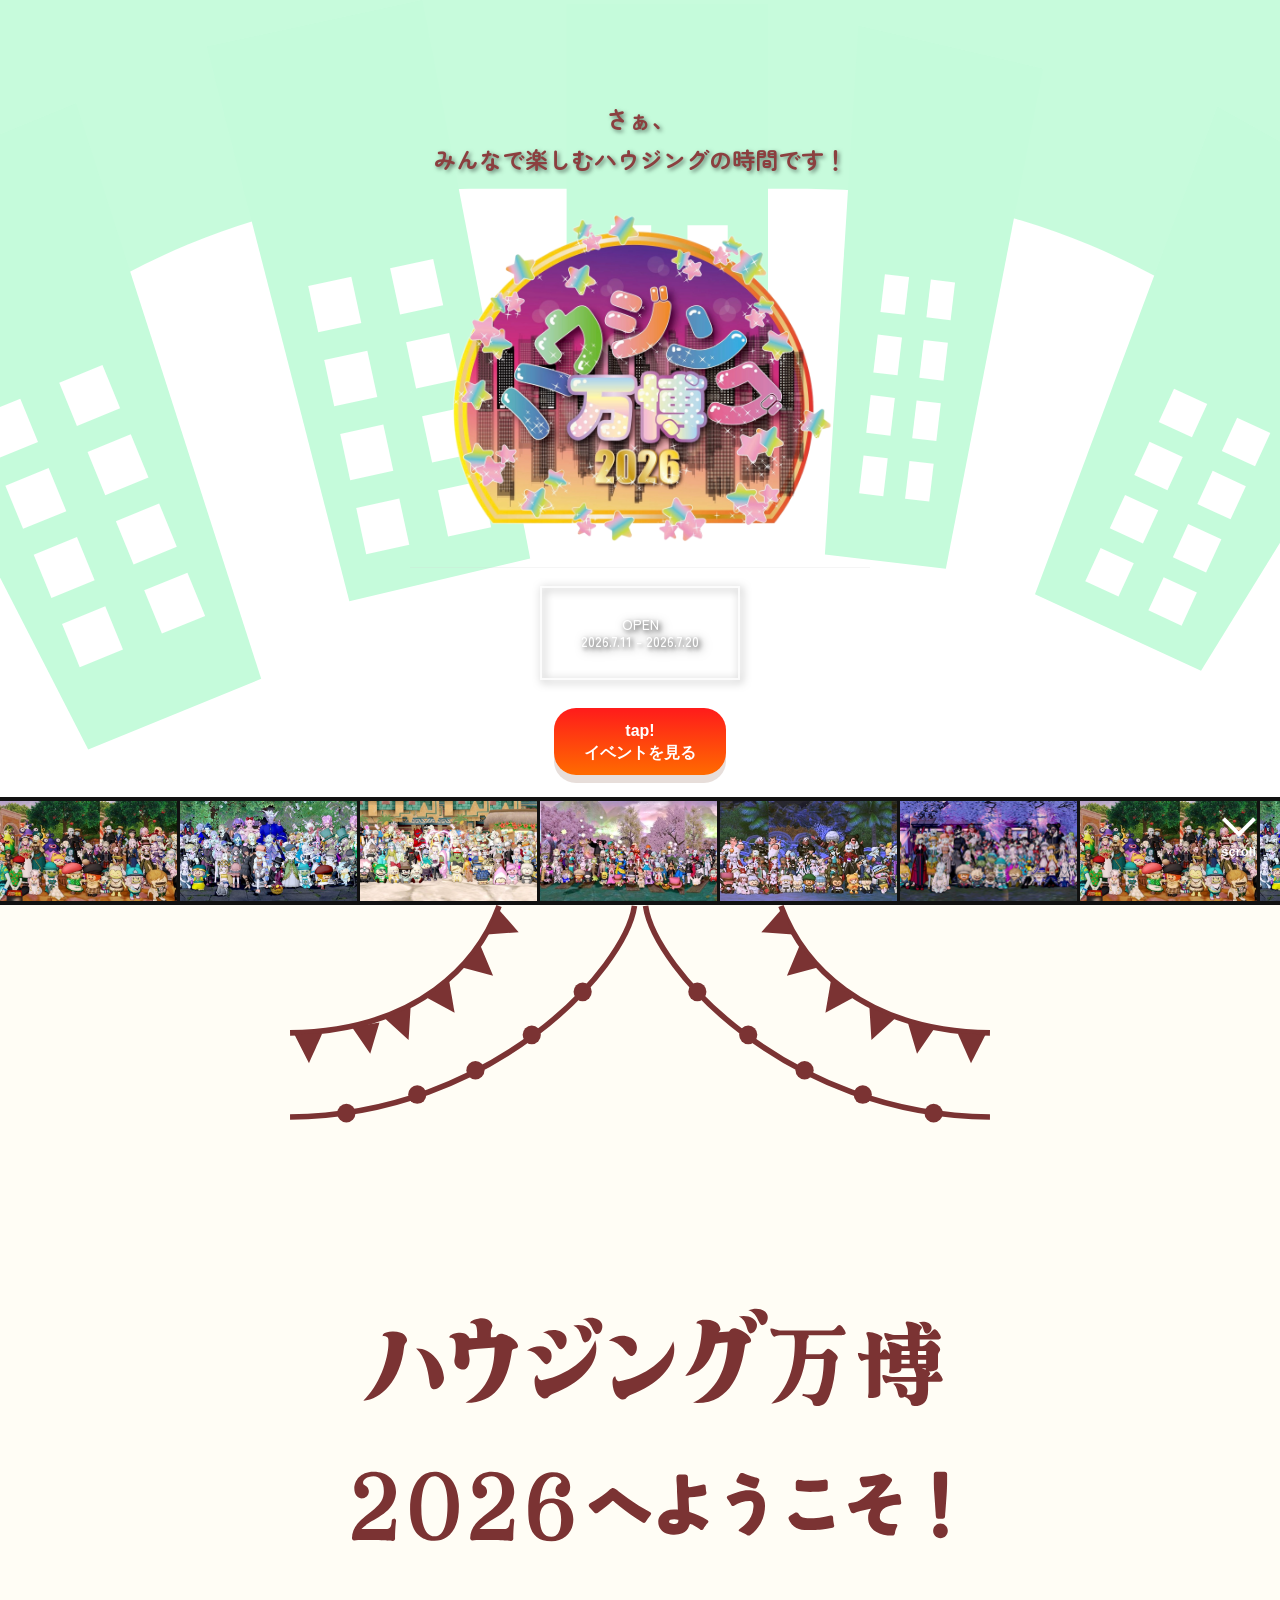
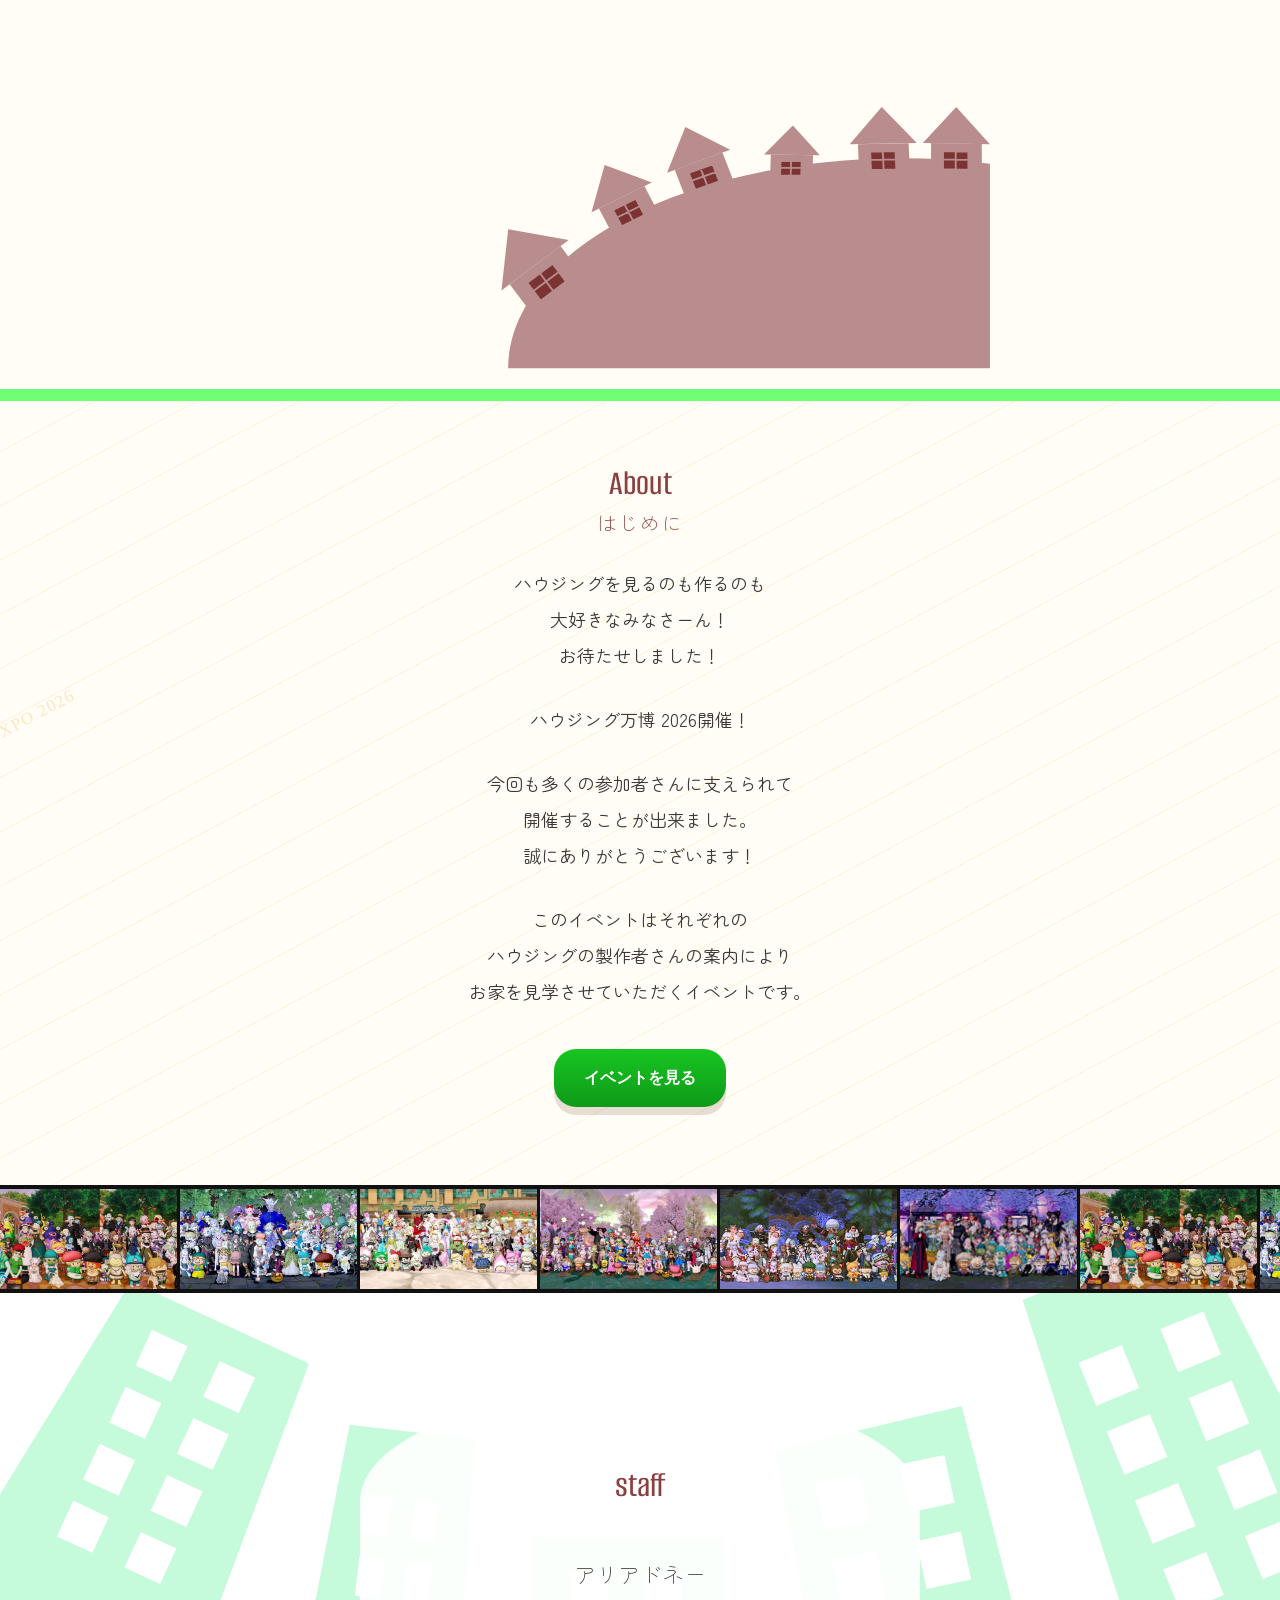
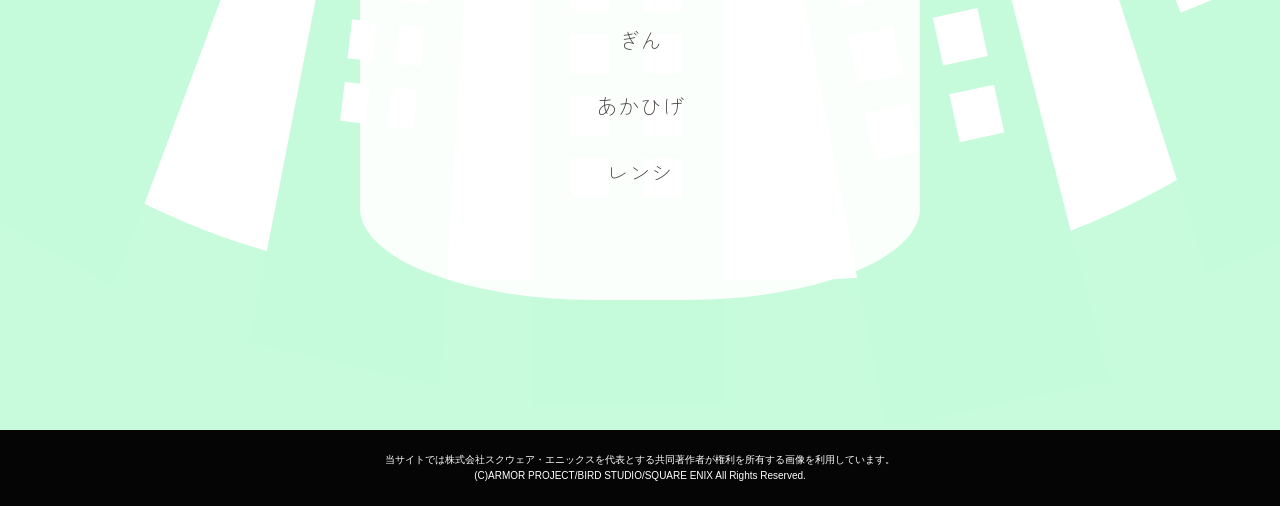
<file: index.html>
<!DOCTYPE html>
<html lang="ja">

<head>
  <meta charset="UTF-8">
  <meta name="viewport" content="width=device-width, initial-scale=1.0">
  <title>ハウジング万博 2026</title>
  <link rel="stylesheet" href="css/style.css">
  <link rel="preconnect" href="https://fonts.googleapis.com">
  <link rel="preconnect" href="https://fonts.gstatic.com" crossorigin>
  <link
    href="https://fonts.googleapis.com/css2?family=Alumni+Sans:ital,wght@0,100..900;1,100..900&family=Zen+Maru+Gothic:wght@700&display=swap"
    rel="stylesheet">
</head>

<body>
  <div class="site">
    <header class="top-hero">

      <div class="inner">
        <p class="hero-copy js-fade">さぁ、<br>みんなで楽しむハウジングの時間です！</p>
        <img class="hero-logo js-fade" src="imgs/index/logo.webp" alt="ハウジング万博 2026">
      </div>

      <div class="event-date">
        <p class="event-day">OPEN<br>2026.7.11 - 2026.7.20</p>
      </div>

      <div>
        <a class="button button-red" href="select.html">tap!<br>イベントを見る</a>
        <p class="scroll-hint">scroll</p>
      </div>
    </header>

    <section class="slide-strip" aria-label="ハウジング写真スライド">
      <div class="slide-track">
        <img src="imgs/index/slide01.webp" alt="">
        <img src="imgs/index/slide02.webp" alt="">
        <img src="imgs/index/slide03.webp" alt="">
        <img src="imgs/index/slide04.webp" alt="">
        <img src="imgs/index/slide05.webp" alt="">
        <img src="imgs/index/slide06.webp" alt="">
        <img src="imgs/index/slide01.webp" alt="">
        <img src="imgs/index/slide02.webp" alt="">
        <img src="imgs/index/slide03.webp" alt="">
        <img src="imgs/index/slide04.webp" alt="">
        <img src="imgs/index/slide05.webp" alt="">
        <img src="imgs/index/slide06.webp" alt="">
      </div>
    </section>

    <main>
      
        <section class="welcome">
          <div class="hero js-fade">


            <img src="imgs/index/youkoso.svg" alt="ハウジング万博2026">
          </div>


        </section>

        <section class="about paper-bg">
          <div class="inner">
            <h2 class="section-title js-fade"><span>About</span><small>はじめに</small></h2>
            <div class="about-text js-fade">
              <p>ハウジングを見るのも作るのも<br>大好きなみなさーん！<br>お待たせしました！</p>
              <p>ハウジング万博 2026開催！</p>
              <p>今回も多くの参加者さんに支えられて<br>開催することが出来ました。
                <br>誠にありがとうございます！
              </p>
              <p>このイベントはそれぞれの<br>ハウジングの製作者さんの案内により<br>お家を見学させていただくイベントです。</p>

            </div>
            <div class="about-action">
              <a class="button button-green" href="select.html">イベントを見る</a>
            </div>
          </div>
        </section>

        <section class="slide-strip" aria-label="ハウジング写真スライド">
          <div class="slide-track">
            <img src="imgs/index/slide01.webp" alt="">
            <img src="imgs/index/slide02.webp" alt="">
            <img src="imgs/index/slide03.webp" alt="">
            <img src="imgs/index/slide04.webp" alt="">
            <img src="imgs/index/slide05.webp" alt="">
            <img src="imgs/index/slide06.webp" alt="">
            <img src="imgs/index/slide01.webp" alt="">
            <img src="imgs/index/slide02.webp" alt="">
            <img src="imgs/index/slide03.webp" alt="">
            <img src="imgs/index/slide04.webp" alt="">
            <img src="imgs/index/slide05.webp" alt="">
            <img src="imgs/index/slide06.webp" alt="">
          </div>
        </section>

        <section class="staff">
          <div class="inner">
            <div class="staff-panel js-fade">
              <h2 class="section-title"><span>staff</span></h2>
              <ul class="staff-list">
                <li>アリアドネー</li>
                <li>ぎん</li>
                <li>あかひげ</li>
                <li>レンシ</li>
                <li></li>
              </ul>
            </div>
          </div>
        </section>
    </main>

    <footer class="footer">
      当サイトでは株式会社スクウェア・エニックスを代表とする共同著作者が権利を所有する画像を利用しています。<br>
      (C)ARMOR PROJECT/BIRD STUDIO/SQUARE ENIX All Rights Reserved.
    </footer>
  </div>

  <script src="js/script.js"></script>
</body>

</html>
</file>
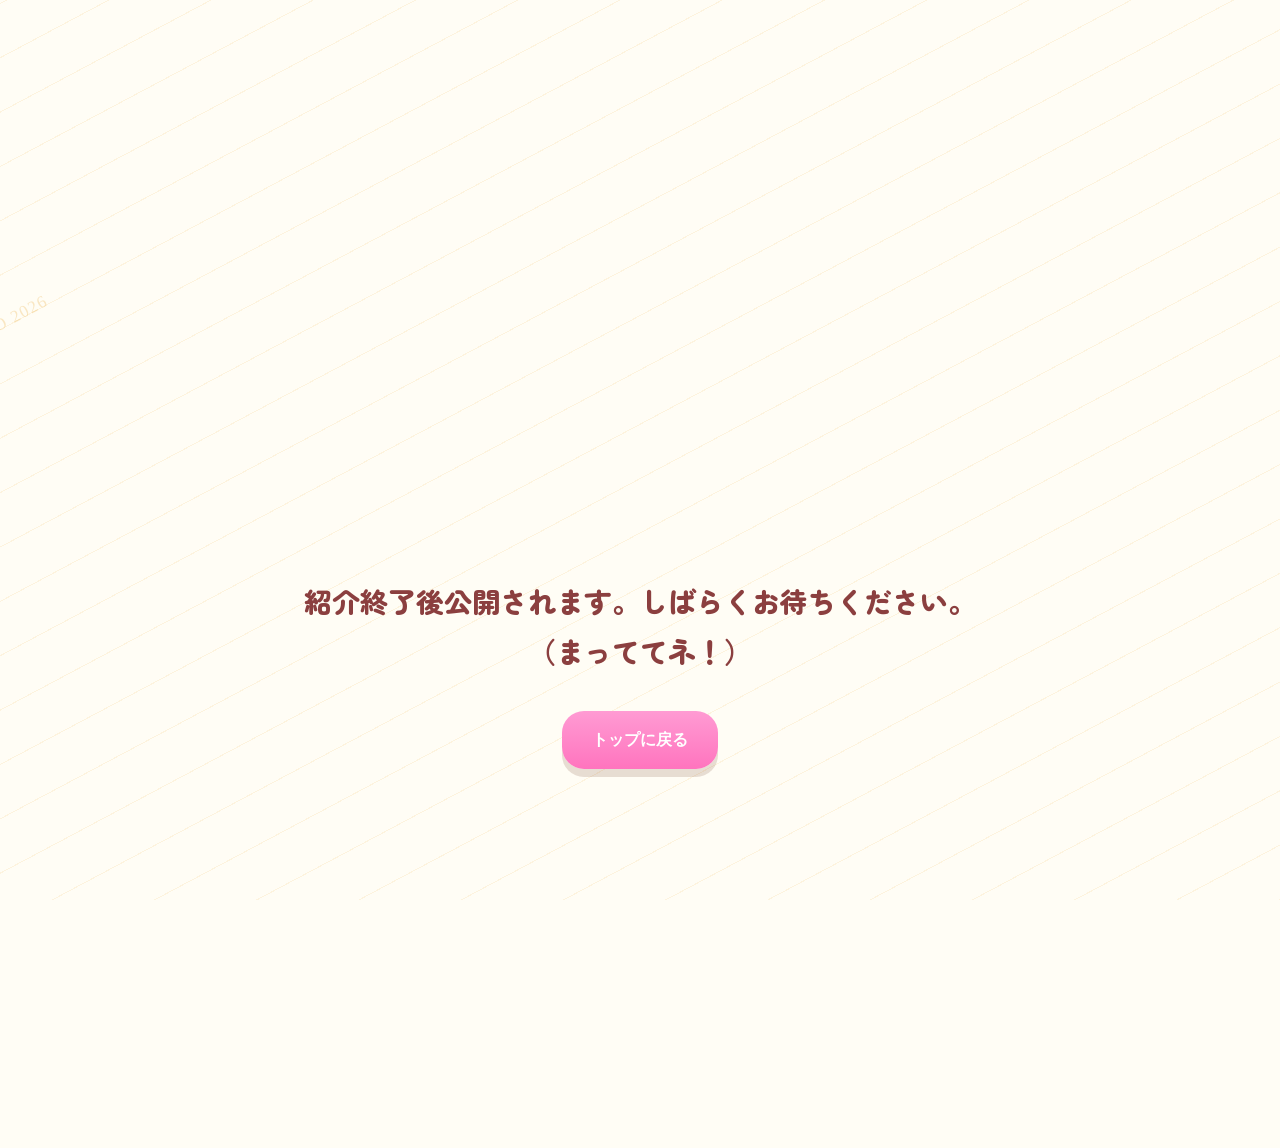
<file: comingsoon.html>
<!DOCTYPE html>
<html lang="ja">
<head>
  <meta charset="UTF-8">
  <meta name="viewport" content="width=device-width, initial-scale=1.0">
  <title>日付選択 | ハウジング万博 2026</title>
  <link rel="stylesheet" href="css/style.css">
   <link rel="preconnect" href="https://fonts.googleapis.com">
<link rel="preconnect" href="https://fonts.gstatic.com" crossorigin>
<link href="https://fonts.googleapis.com/css2?family=Montserrat:ital,wght@0,100..900;1,100..900&family=Zen+Maru+Gothic&display=swap" rel="stylesheet">
</head>
<body>
  <div class="site paper-bg">
    <main class="comingsoon-page">
      <div class="inner">
        <h1 class="select-title">紹介終了後公開されます。しばらくお待ちください。<br>（まっててネ！）
        </h1>

      

        <div class="select-back">
          <a class="button button-pink" href="index.html">トップに戻る</a>
        </div>
      </div>
    </main>

   
</body>
</html>
</file>
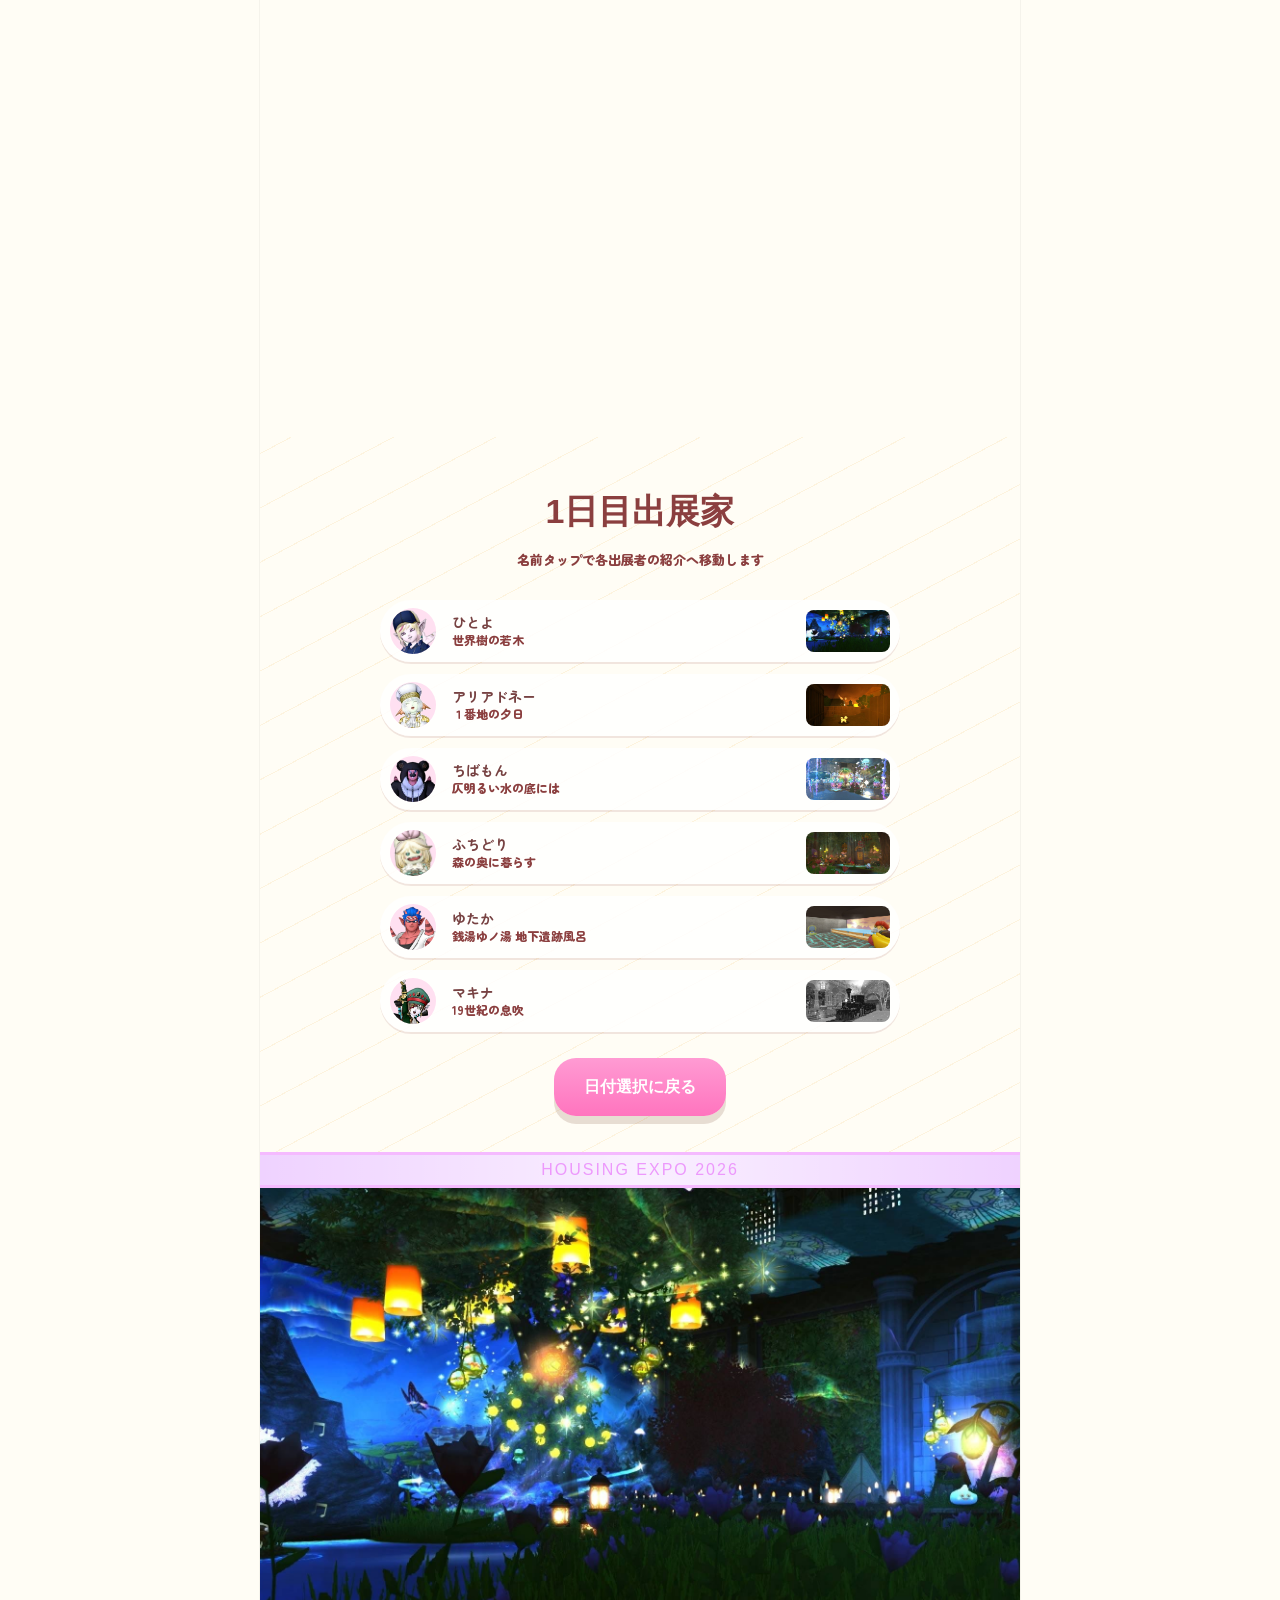
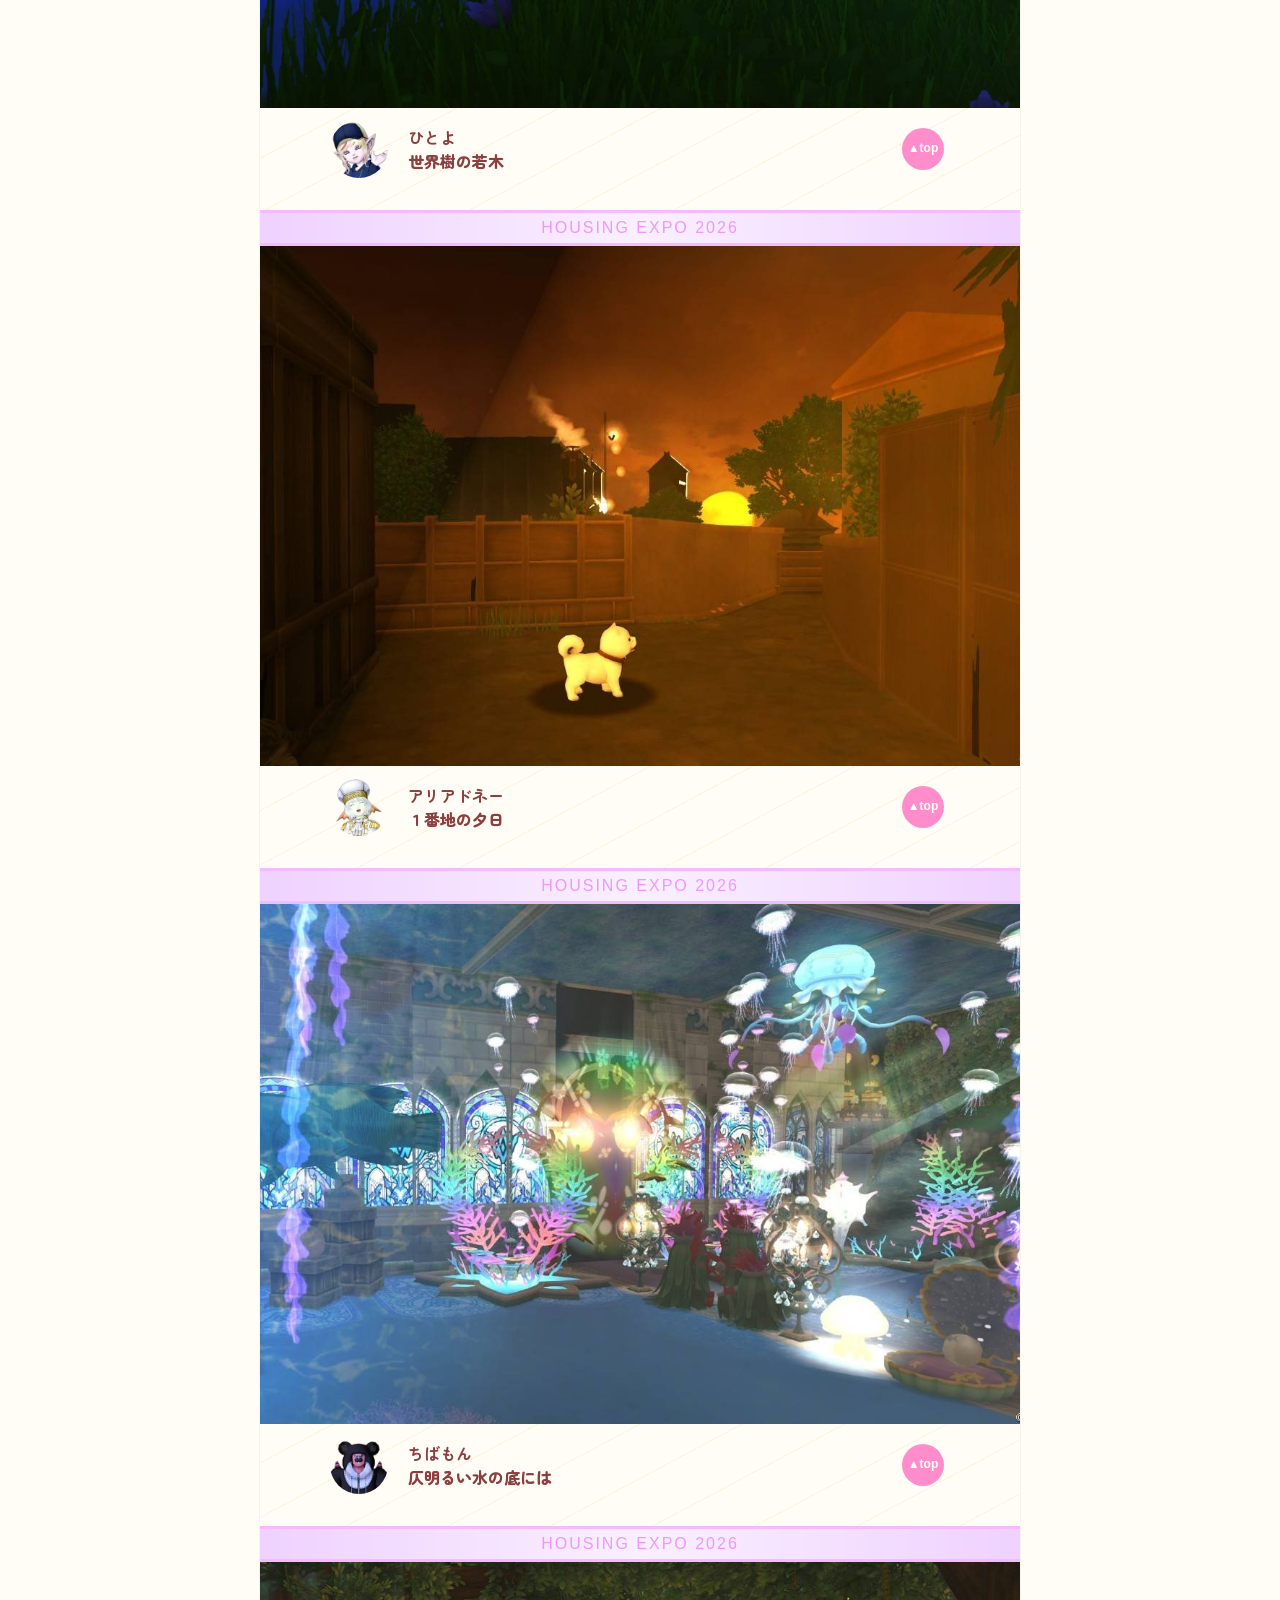
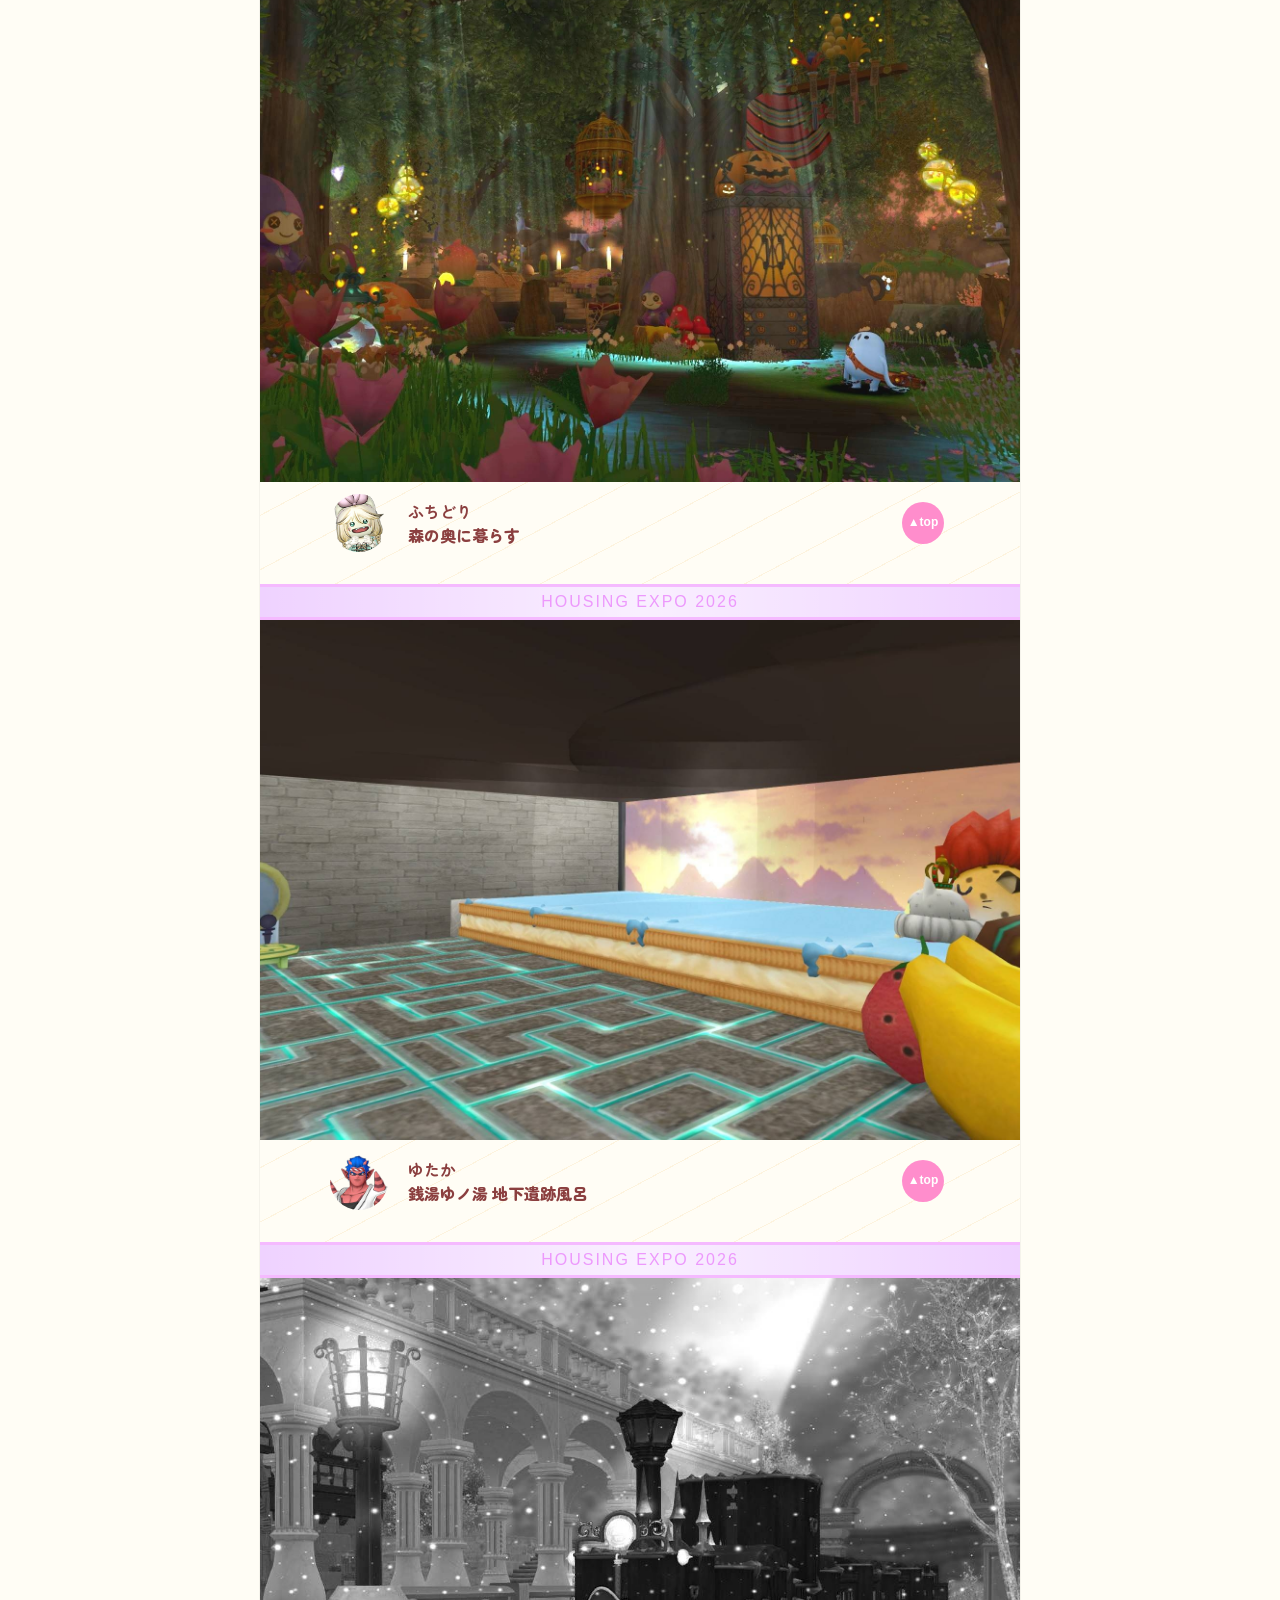
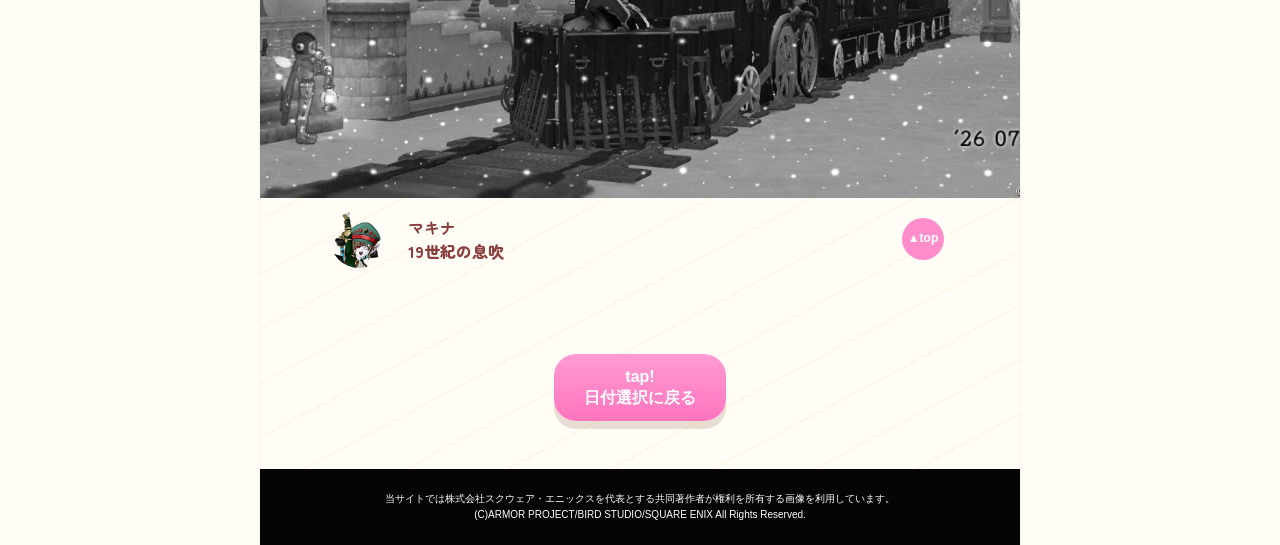
<file: day-01.html>
<!DOCTYPE html>
<html lang="ja">

<head>
  <meta charset="UTF-8">
  <meta name="viewport" content="width=device-width, initial-scale=1.0">
  <title>1日目 | ハウジング万博 2026</title>
  <link rel="stylesheet" href="css/style.css">
  <link
    href="https://fonts.googleapis.com/css2?family=Alumni+Sans:ital,wght@0,100..900;1,100..900&family=Zen+Maru+Gothic:wght@700&display=swap"
    rel="stylesheet">
</head>

<body id="top">
  <div class="site day-page">
    <header class="day-hero">
      <div class="youtube">
        <iframe src="https://www.youtube.com/embed/hqWApBB8KNU" allowfullscreen>
        </iframe>
      </div>
    </header>

    <main class="paper-bg">
      <section class="day-intro">
        <div class="inner">
          <h1 class="catalog-title">1日目出展家</h1>
          <p class="catalog-lead">名前タップで各出展者の紹介へ移動します</p>
          <ul class="exhibitor-index">
            <li><a href="#hitoyo"><img class="index-icon" src="imgs/day1/001hitoyo.webp" alt=""><span
                  class="index-text"><strong>ひとよ</strong>世界樹の若木</span><img class="index-thumb"
                  src="imgs/day1/h-hitoyo.webp" alt=""></a></li>
            <li><a href="#tyanpin"><img class="index-icon" src="imgs/day1/ariadone.webp" alt=""><span
                  class="index-text"><strong>アリアドネー</strong>１番地の夕日</span><img class="index-thumb"
                  src="imgs/day1/Hariadone.webp" alt=""></a></li>
            <li><a href="#tibamon"><img class="index-icon" src="imgs/day1/004tibamon.webp" alt=""><span
                  class="index-text"><strong>ちばもん</strong>仄明るい水の底には</span><img class="index-thumb"
                  src="imgs/day1/Htibamon.webp" alt=""></a></li>
            <li><a href="#hutidori"><img class="index-icon" src="imgs/day1/005hutidori.webp" alt=""><span
                  class="index-text"><strong>ふちどり</strong>森の奥に暮らす</span><img class="index-thumb"
                  src="imgs/day1/Hhutidori.webp" alt=""></a></li>
            <li><a href="#yutaka"><img class="index-icon" src="imgs/day1/006yutaka.webp" alt=""><span
                  class="index-text"><strong>ゆたか</strong>銭湯ゆノ湯 地下遺跡風呂</span><img class="index-thumb"
                  src="imgs/day1/Hyutaka.webp" alt=""></a></li>
            <li><a href="#makina"><img class="index-icon" src="imgs/day1/007makina.webp" alt=""><span
                  class="index-text"><strong>マキナ</strong>19世紀の息吹</span><img class="index-thumb"
                  src="imgs/day1/Hmakina.webp" alt=""></a></li>
          </ul>
          <a class="button button-pink" href="select.html">日付選択に戻る</a>
        </div>
      </section>

      <section class="day-content">
        <article class="exhibitor-card js-fade" id="hitoyo">
          <div class="house-divider" aria-hidden="true"></div><img class="exhibitor-main-image"
            src="imgs/day1/h-hitoyo.webp" alt="ひとよのハウジング">
          <div class="exhibitor-profile"><img class="avatar" src="imgs/day1/001hitoyo.webp" alt="">
            <p class="profile-name"><strong>ひとよ</strong>世界樹の若木</p><a class="profile-link" href="#top">▲top</a>
          </div>
        </article>
        <article class="exhibitor-card js-fade" id="tyanpin">
          <div class="house-divider" aria-hidden="true"></div><img class="exhibitor-main-image"
            src="imgs/day1/Hariadone.webp" alt="アリアドネーのハウジング">
          <div class="exhibitor-profile"><img class="avatar" src="imgs/day1/ariadone.webp" alt="">
            <p class="profile-name"><strong>アリアドネー</strong>１番地の夕日</p><a class="profile-link" href="#top">▲top</a>
          </div>
        </article>

        <article class="exhibitor-card js-fade" id="tibamon">
          <div class="house-divider" aria-hidden="true"></div><img class="exhibitor-main-image"
            src="imgs/day1/Htibamon.webp" alt="ちばもんのハウジング">
          <div class="exhibitor-profile"><img class="avatar" src="imgs/day1/004tibamon.webp" alt="">
            <p class="profile-name"><strong>ちばもん</strong>仄明るい水の底には</p><a class="profile-link" href="#top">▲top</a>
          </div>
        </article>
        <article class="exhibitor-card js-fade" id="hutidori">
          <div class="house-divider" aria-hidden="true"></div><img class="exhibitor-main-image"
            src="imgs/day1/Hhutidori.webp" alt="ふちどりのハウジング">
          <div class="exhibitor-profile"><img class="avatar" src="imgs/day1/005hutidori.webp" alt="">
            <p class="profile-name"><strong>ふちどり</strong>森の奥に暮らす</p><a class="profile-link" href="#top">▲top</a>
          </div>
        </article>
        <article class="exhibitor-card js-fade" id="yutaka">
          <div class="house-divider" aria-hidden="true"></div><img class="exhibitor-main-image"
            src="imgs/day1/Hyutaka.webp" alt="ゆたかのハウジング">
          <div class="exhibitor-profile"><img class="avatar" src="imgs/day1/006yutaka.webp" alt="">
            <p class="profile-name"><strong>ゆたか</strong>銭湯ゆノ湯 地下遺跡風呂</p><a class="profile-link" href="#top">▲top</a>
          </div>
        </article>
        <article class="exhibitor-card js-fade" id="makina">
          <div class="house-divider" aria-hidden="true"></div><img class="exhibitor-main-image"
            src="imgs/day1/Hmakina.webp" alt="マキナのハウジング">
          <div class="exhibitor-profile"><img class="avatar" src="imgs/day1/007makina.webp" alt="">
            <p class="profile-name"><strong>マキナ</strong>19世紀の息吹</p><a class="profile-link" href="#top">▲top</a>
          </div>
        </article>
      </section>

      <div class="day-bottom-action">
        <a class="button button-pink" href="select.html">tap!<br>日付選択に戻る</a>
      </div>
    </main>

    <footer class="footer">
      当サイトでは株式会社スクウェア・エニックスを代表とする共同著作者が権利を所有する画像を利用しています。<br>
      (C)ARMOR PROJECT/BIRD STUDIO/SQUARE ENIX All Rights Reserved.
    </footer>
  </div>

  <script src="js/script.js"></script>
</body>

</html>
</file>
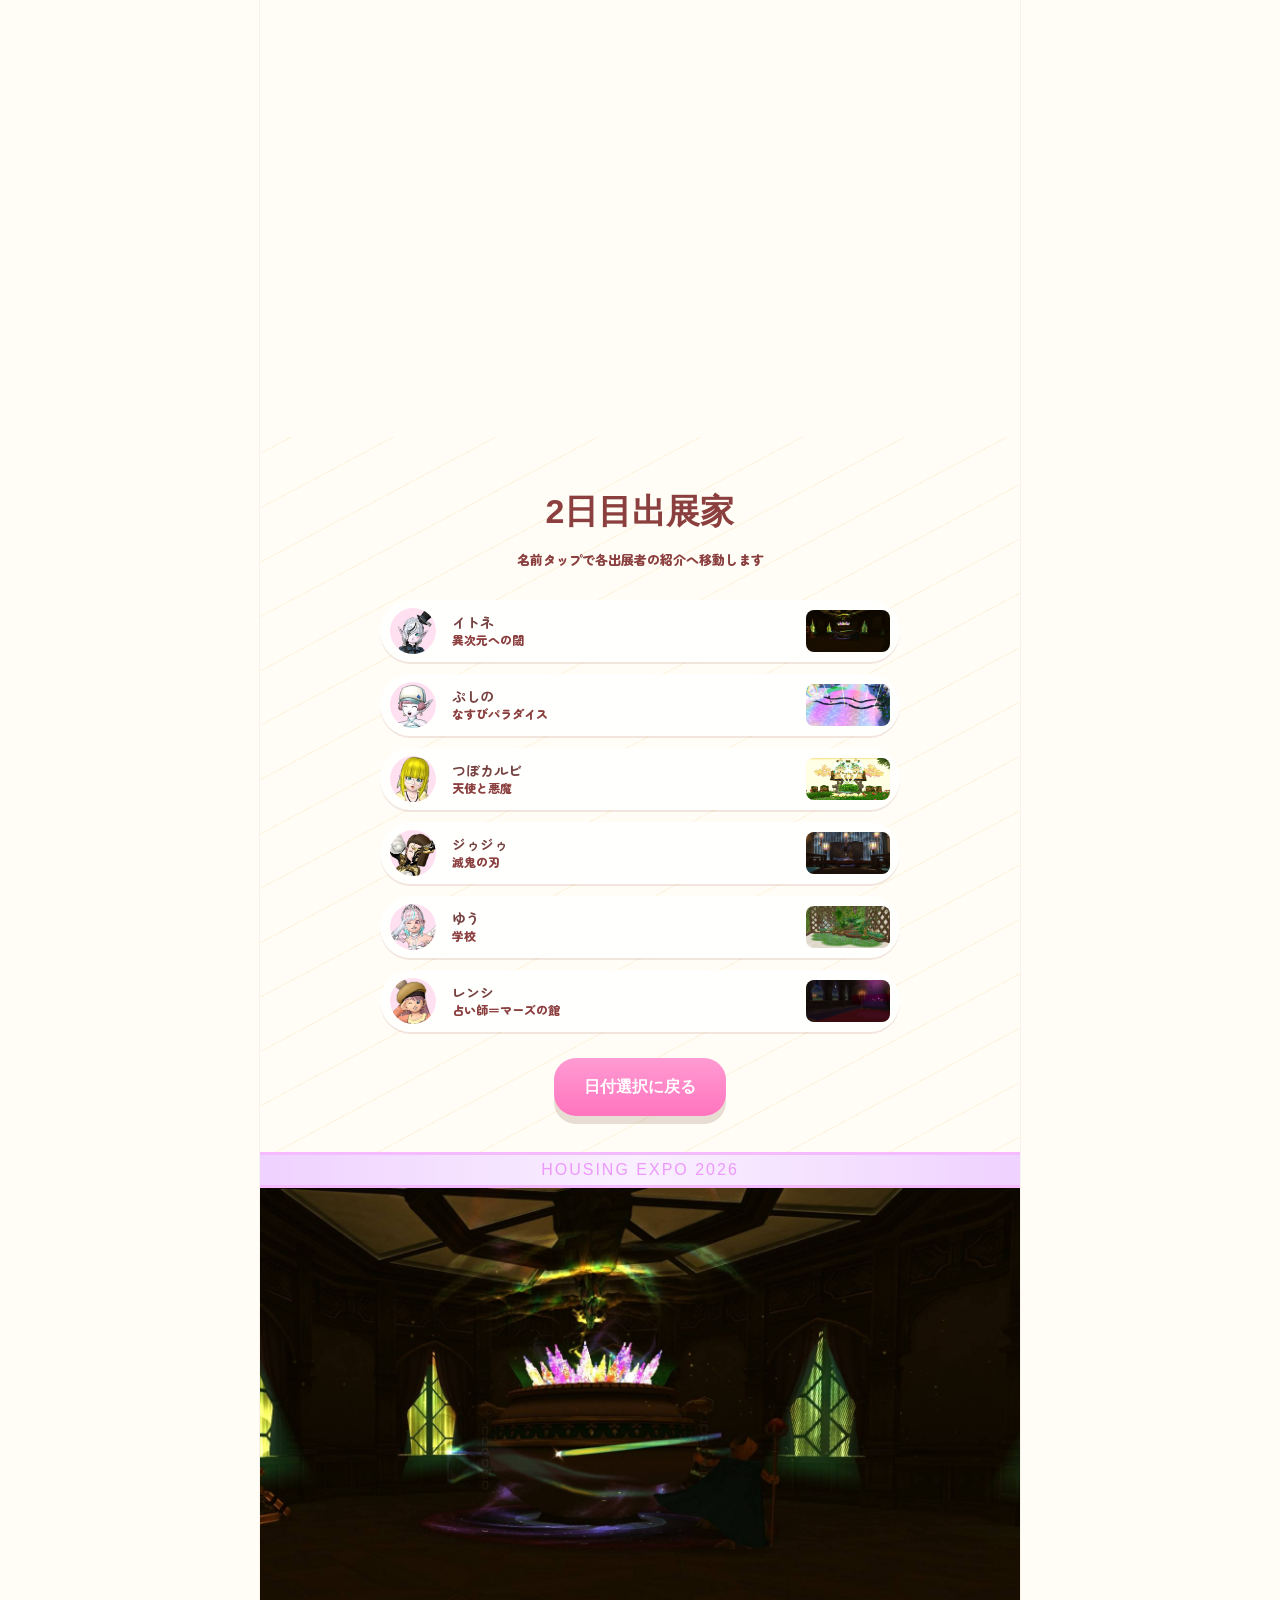
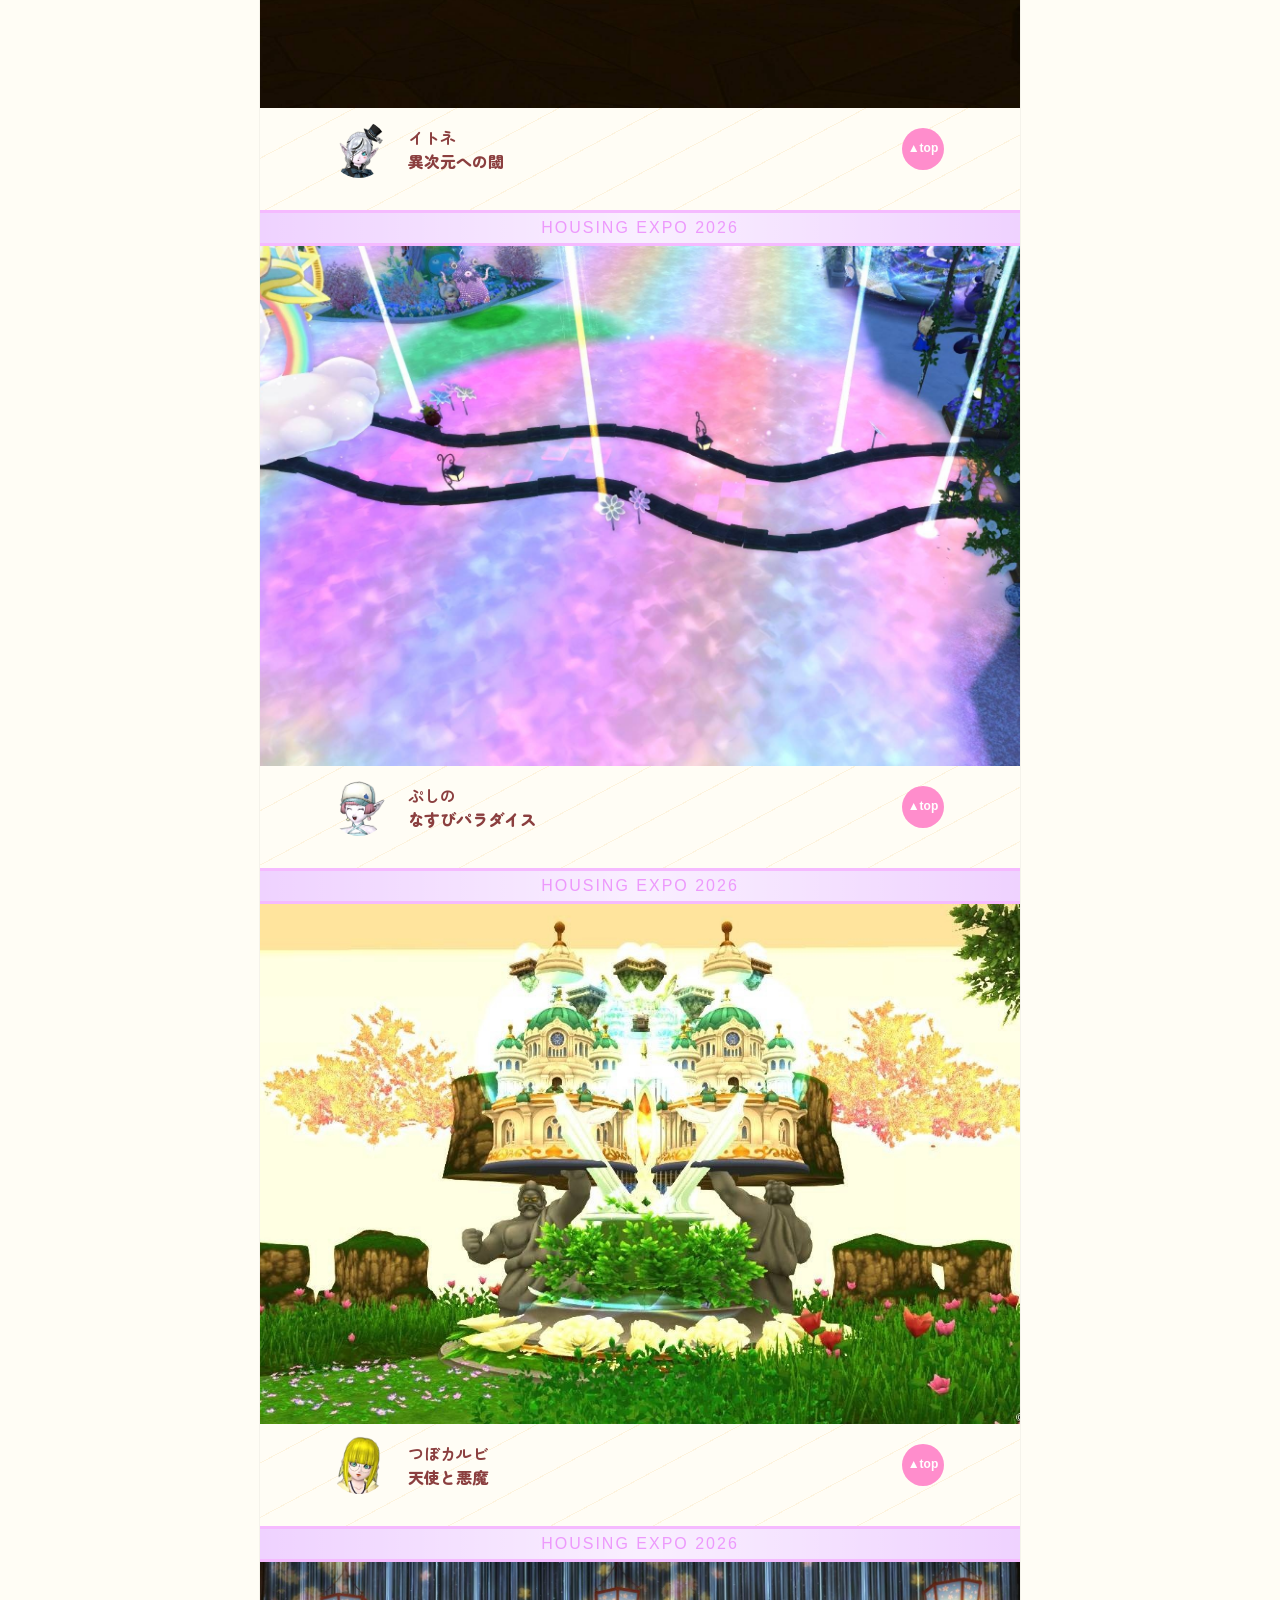
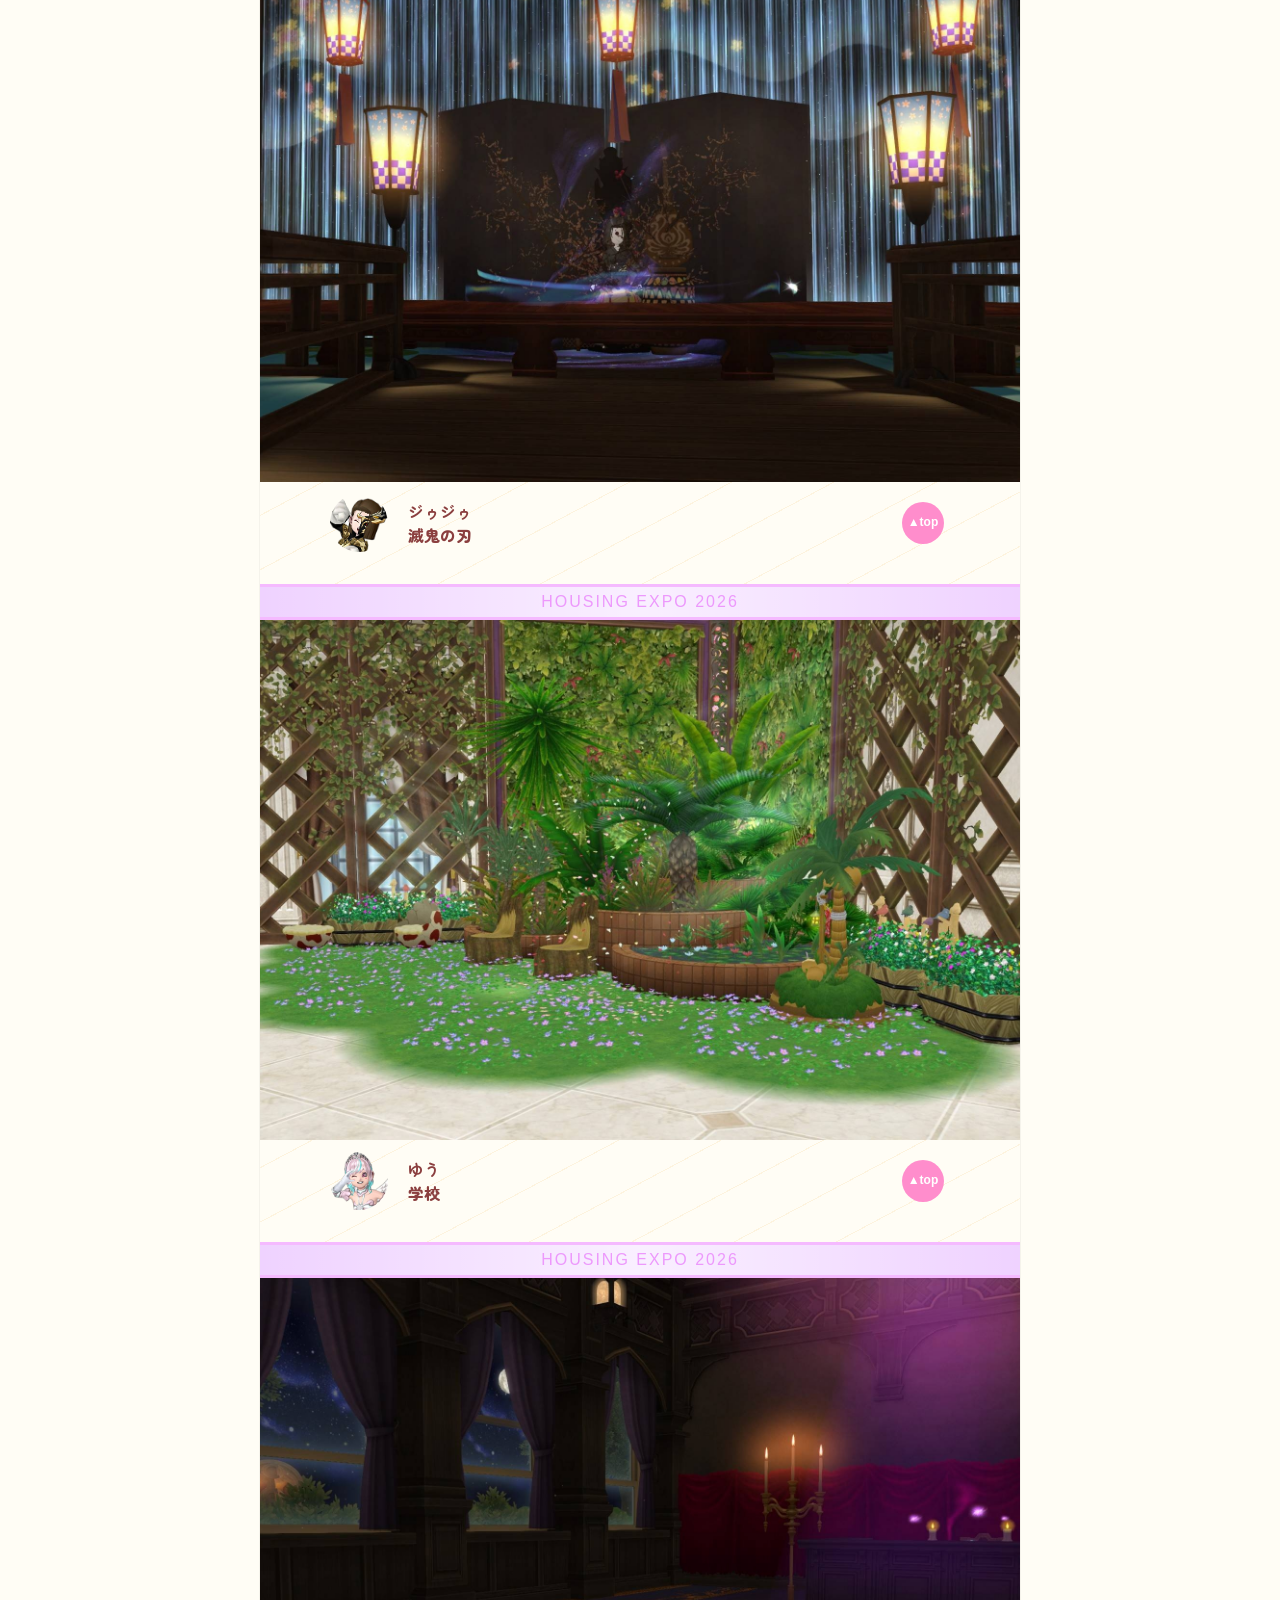
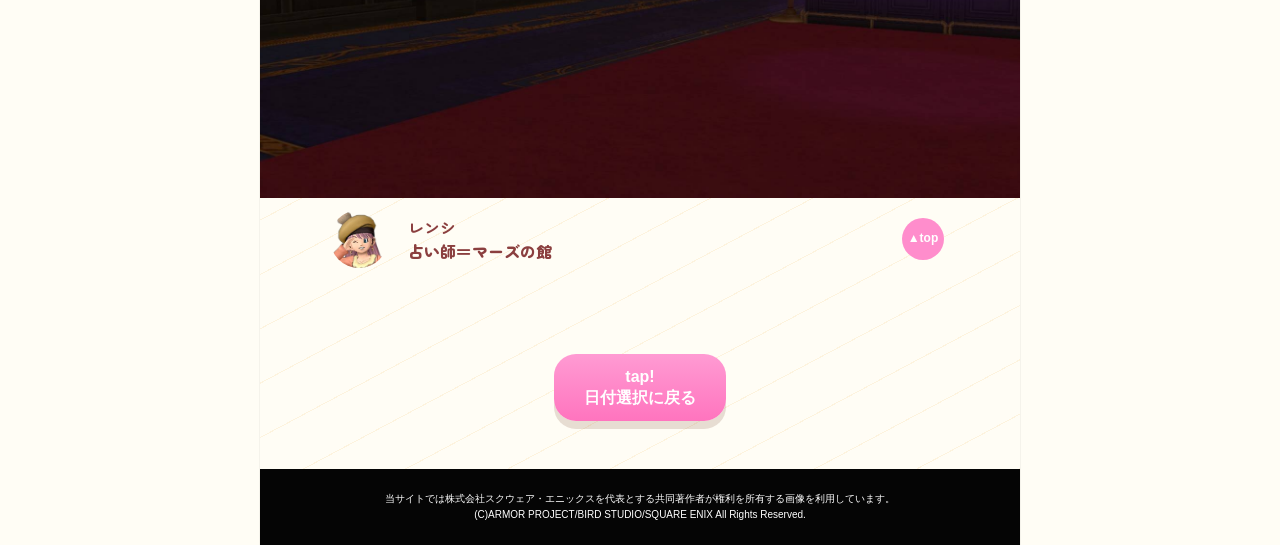
<file: day-02.html>
<!DOCTYPE html>
<html lang="ja">

<head>
  <meta charset="UTF-8">
  <meta name="viewport" content="width=device-width, initial-scale=1.0">
  <title>2日目 | ハウジング万博 2026</title>
  <link rel="stylesheet" href="css/style.css">
  <link
    href="https://fonts.googleapis.com/css2?family=Alumni+Sans:ital,wght@0,100..900;1,100..900&family=Zen+Maru+Gothic:wght@700&display=swap"
    rel="stylesheet">
</head>

<body id="top">
  <div class="site day-page">
    <header class="day-hero">
      <div class="youtube">
        <iframe src="https://www.youtube.com/embed/JnTI_DGfb3w?si=QUY5_KmiEb6ZO2Hq" allowfullscreen>
        </iframe>
      </div>
    </header>

    <main class="paper-bg">
      <section class="day-intro">
        <div class="inner">
          <h1 class="catalog-title">2日目出展家</h1>
          <p class="catalog-lead">名前タップで各出展者の紹介へ移動します</p>
          <ul class="exhibitor-index">
            <li><a href="#itone"><img class="index-icon" src="imgs/day2/002itone.webp" alt=""><span
                  class="index-text"><strong>イトネ</strong>異次元への閾</span><img class="index-thumb" src="imgs/day2/Hitone.webp"
                  alt=""></a></li>
            <li><a href="#pushino"><img class="index-icon" src="imgs/day2/002pushino.webp" alt=""><span
                  class="index-text"><strong>ぷしの</strong>なすびパラダイス</span><img class="index-thumb"
                  src="imgs/day2/Hpushino.webp" alt=""></a></li>
            <li><a href="#tubokarubi"><img class="index-icon" src="imgs/day2/003tubokarubi.webp" alt=""><span
                  class="index-text"><strong>つぼカルビ</strong>天使と悪魔</span><img class="index-thumb"
                  src="imgs/day2/Htubokarubi.webp" alt=""></a></li>
            <li><a href="#juju"><img class="index-icon" src="imgs/day2/004juju.webp" alt=""><span
                  class="index-text"><strong>ジゥジゥ</strong>滅鬼の刃</span><img class="index-thumb" src="imgs/day2/Hjuju.webp"
                  alt=""></a></li>
            <li><a href="#yu"><img class="index-icon" src="imgs/day2/005yu.webp" alt=""><span
                  class="index-text"><strong>ゆう</strong>学校</span><img class="index-thumb" src="imgs/day2/Hyu.webp"
                  alt=""></a></li>
            <li><a href="#rensi"><img class="index-icon" src="imgs/day2/003rensi.webp" alt=""><span
                  class="index-text"><strong>レンシ</strong>占い師＝マーズの館</span><img class="index-thumb"
                  src="imgs/day2/Hrensi.webp" alt=""></a></li>
          </ul>
          <a class="button button-pink" href="select.html">日付選択に戻る</a>
        </div>
      </section>
      <section class="day-content">
        <article class="exhibitor-card js-fade" id="itone">
          <div class="house-divider" aria-hidden="true"></div><img class="exhibitor-main-image"
            src="imgs/day2/Hitone.webp" alt="イトネのハウジング">
          <div class="exhibitor-profile"><img class="avatar" src="imgs/day2/002itone.webp" alt="">
            <p class="profile-name"><strong>イトネ</strong>異次元への閾</p><a class="profile-link" href="#top">▲top</a>
          </div>
        </article>

        <article class="exhibitor-card js-fade" id="pushino">
          <div class="house-divider" aria-hidden="true"></div><img class="exhibitor-main-image"
            src="imgs/day2/Hpushino.webp" alt="ぷしののハウジング">
          <div class="exhibitor-profile"><img class="avatar" src="imgs/day2/002pushino.webp" alt="">
            <p class="profile-name"><strong>ぷしの</strong>なすびパラダイス</p><a class="profile-link" href="#top">▲top</a>
          </div>
        </article>
        <article class="exhibitor-card js-fade" id="tubokarubi">
          <div class="house-divider" aria-hidden="true"></div><img class="exhibitor-main-image"
            src="imgs/day2/Htubokarubi.webp" alt="つぼカルビのハウジング">
          <div class="exhibitor-profile"><img class="avatar" src="imgs/day2/003tubokarubi.webp" alt="">
            <p class="profile-name"><strong>つぼカルビ</strong>天使と悪魔</p><a class="profile-link" href="#top">▲top</a>
          </div>
        </article>

        <article class="exhibitor-card js-fade" id="juju">
          <div class="house-divider" aria-hidden="true"></div><img class="exhibitor-main-image"
            src="imgs/day2/Hjuju.webp" alt="ジゥジゥのハウジング">
          <div class="exhibitor-profile"><img class="avatar" src="imgs/day2/004juju.webp" alt="">
            <p class="profile-name"><strong>ジゥジゥ</strong>滅鬼の刃</p><a class="profile-link" href="#top">▲top</a>
          </div>
        </article>
        <article class="exhibitor-card js-fade" id="yu">
          <div class="house-divider" aria-hidden="true"></div><img class="exhibitor-main-image"
            src="imgs/day2/Hyu.webp" alt="ゆうのハウジング">
          <div class="exhibitor-profile"><img class="avatar" src="imgs/day2/005yu.webp" alt="">
            <p class="profile-name"><strong>ゆう</strong>学校</p><a class="profile-link" href="#top">▲top</a>
          </div>
        </article>
        <article class="exhibitor-card js-fade" id="rensi">
          <div class="house-divider" aria-hidden="true"></div><img class="exhibitor-main-image"
            src="imgs/day2/Hrensi.webp" alt="レンシのハウジング">
          <div class="exhibitor-profile"><img class="avatar" src="imgs/day2/003rensi.webp" alt="">
            <p class="profile-name"><strong>レンシ</strong>占い師＝マーズの館</p><a class="profile-link" href="#top">▲top</a>
          </div>
        </article>


      </section>
      <div class="day-bottom-action"><a class="button button-pink" href="select.html">tap!<br>日付選択に戻る</a></div>
    </main>
    <footer class="footer">当サイトでは株式会社スクウェア・エニックスを代表とする共同著作者が権利を所有する画像を利用しています。<br>(C)ARMOR PROJECT/BIRD STUDIO/SQUARE
      ENIX All Rights Reserved.</footer>
  </div>
  <script src="js/script.js"></script>

</body>

</html>
</file>
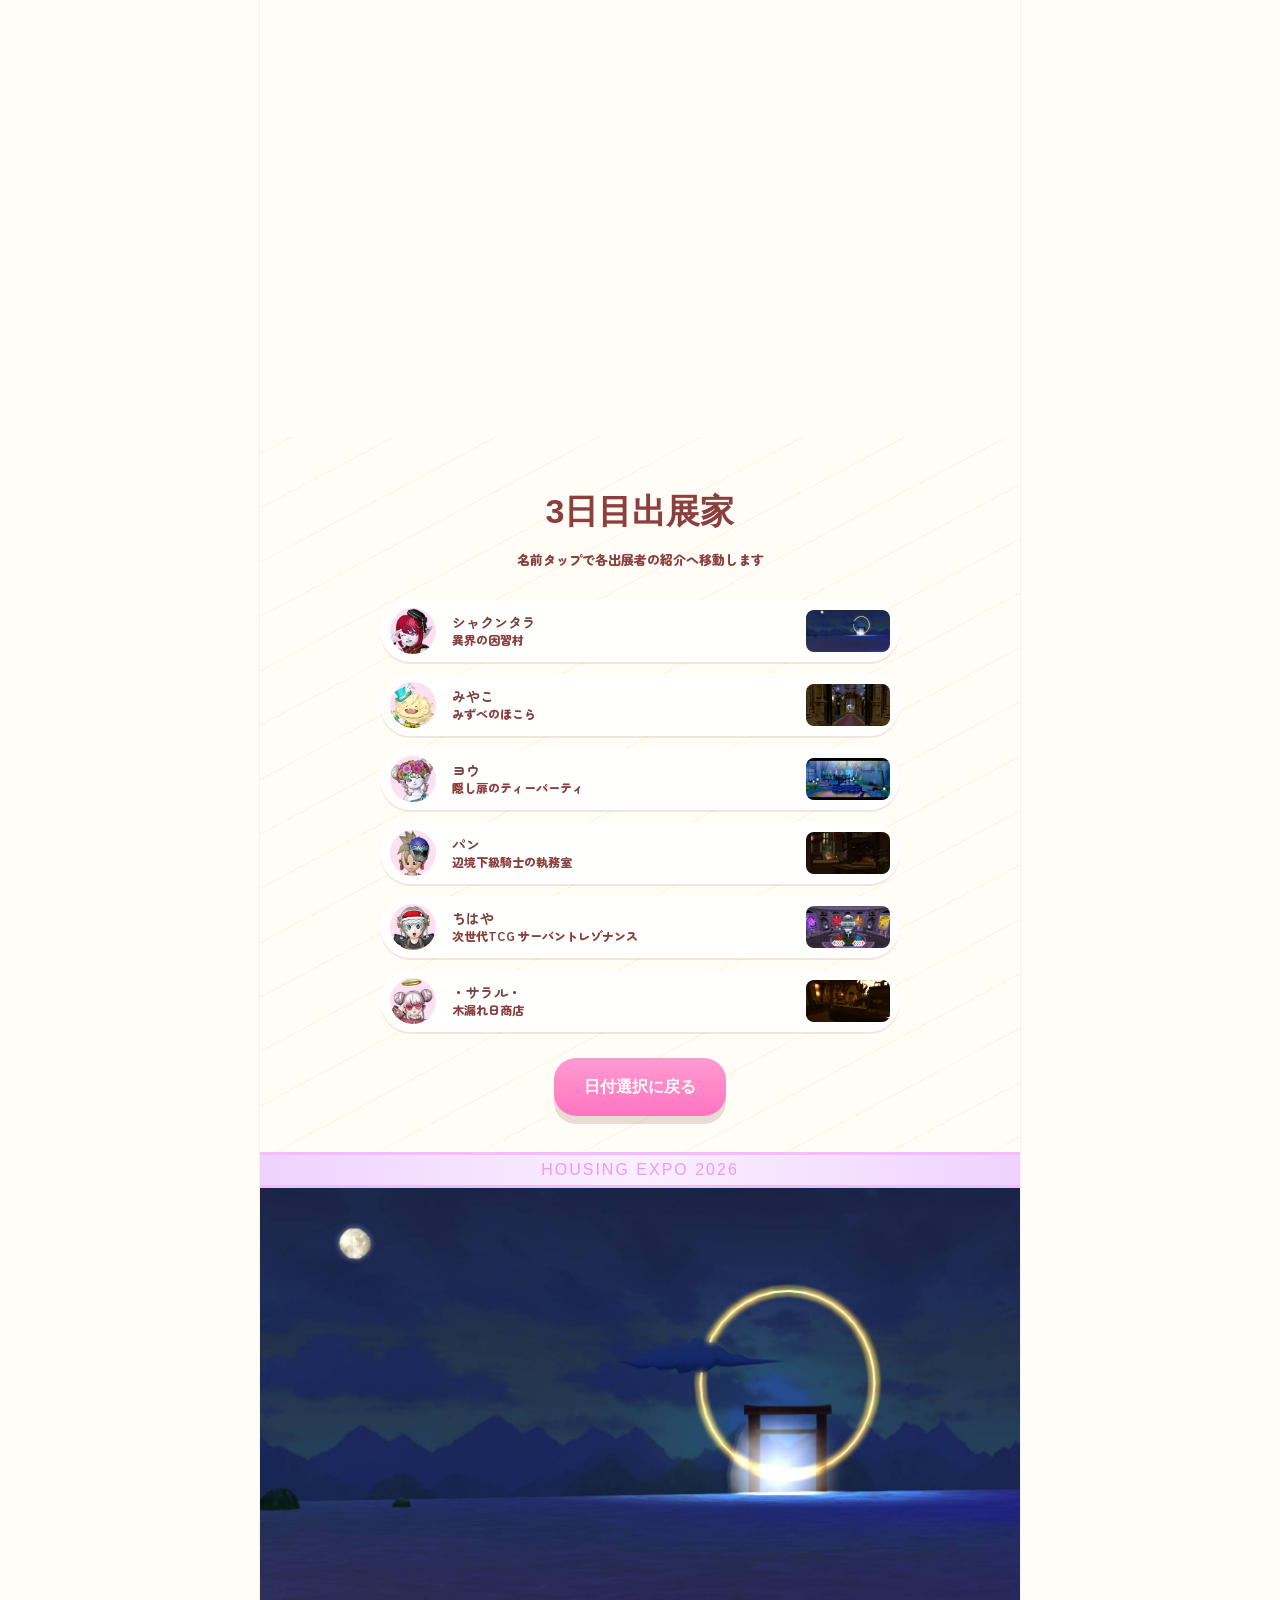
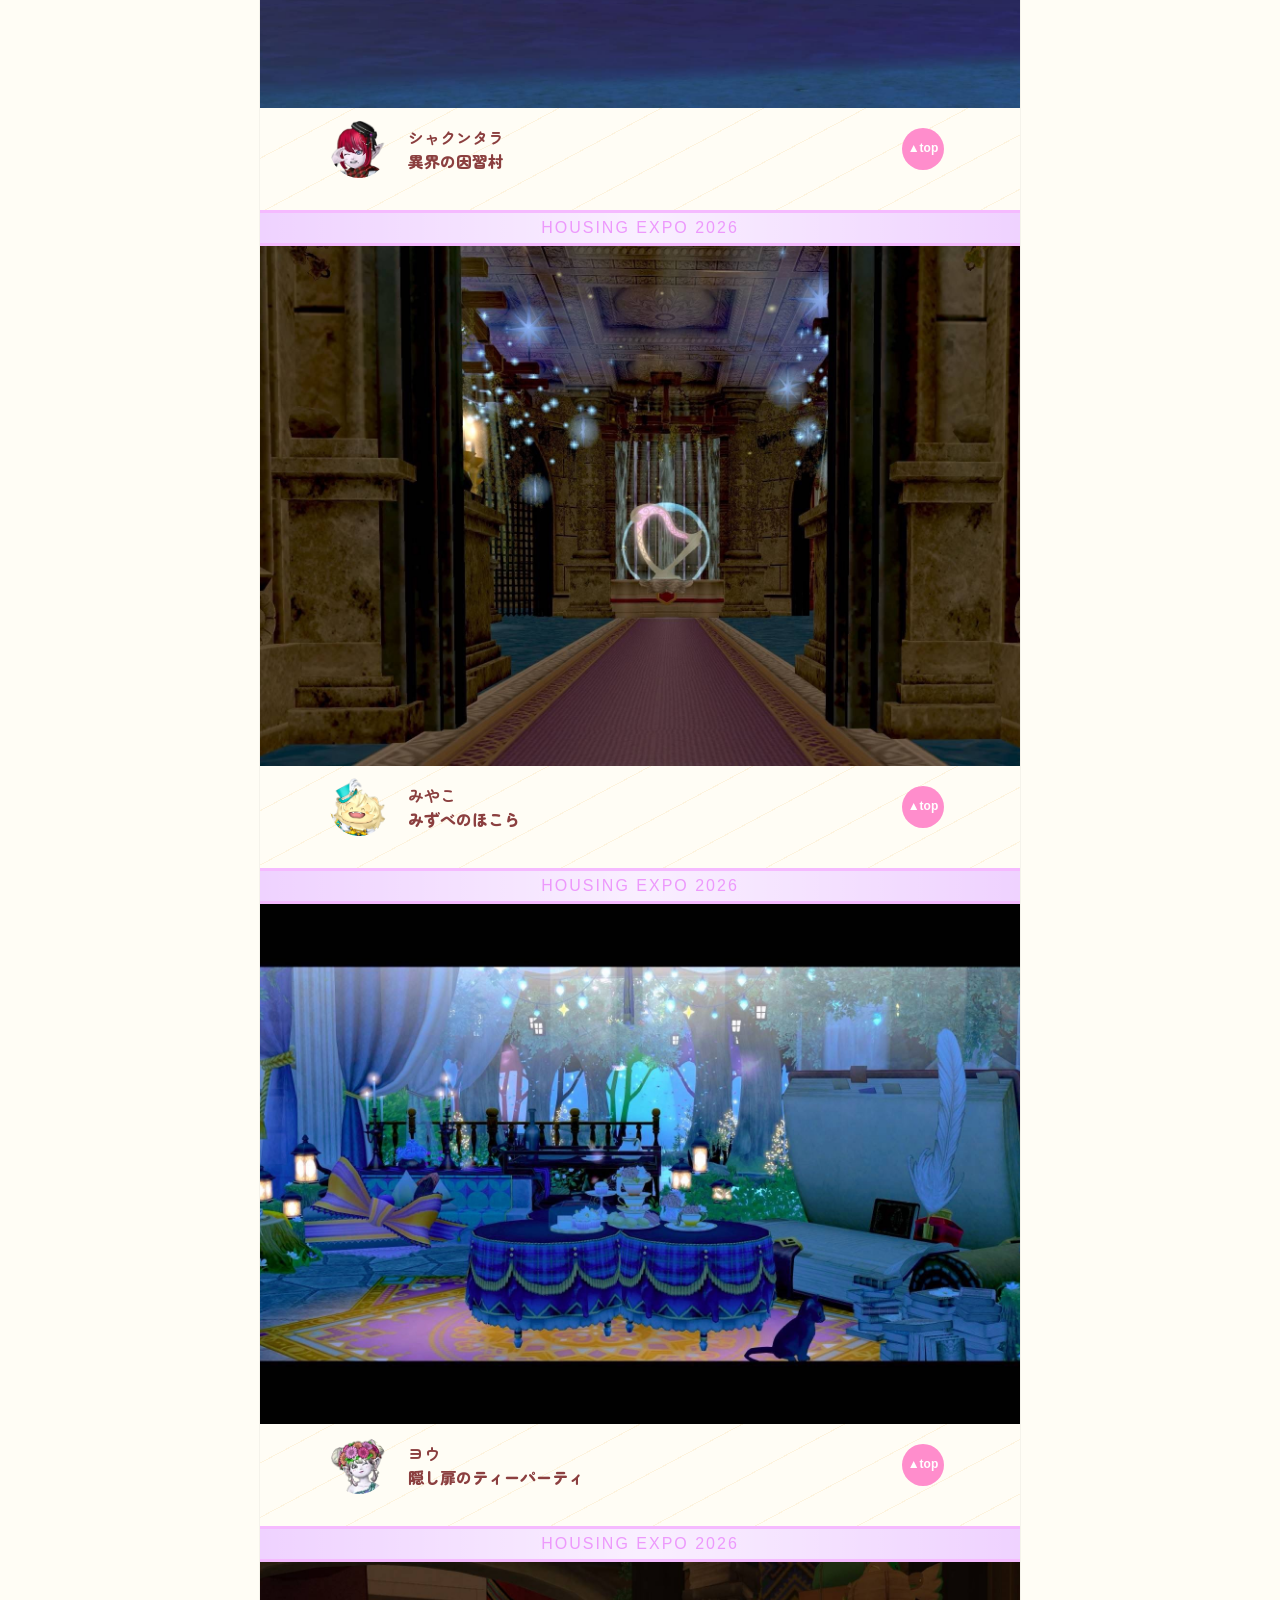
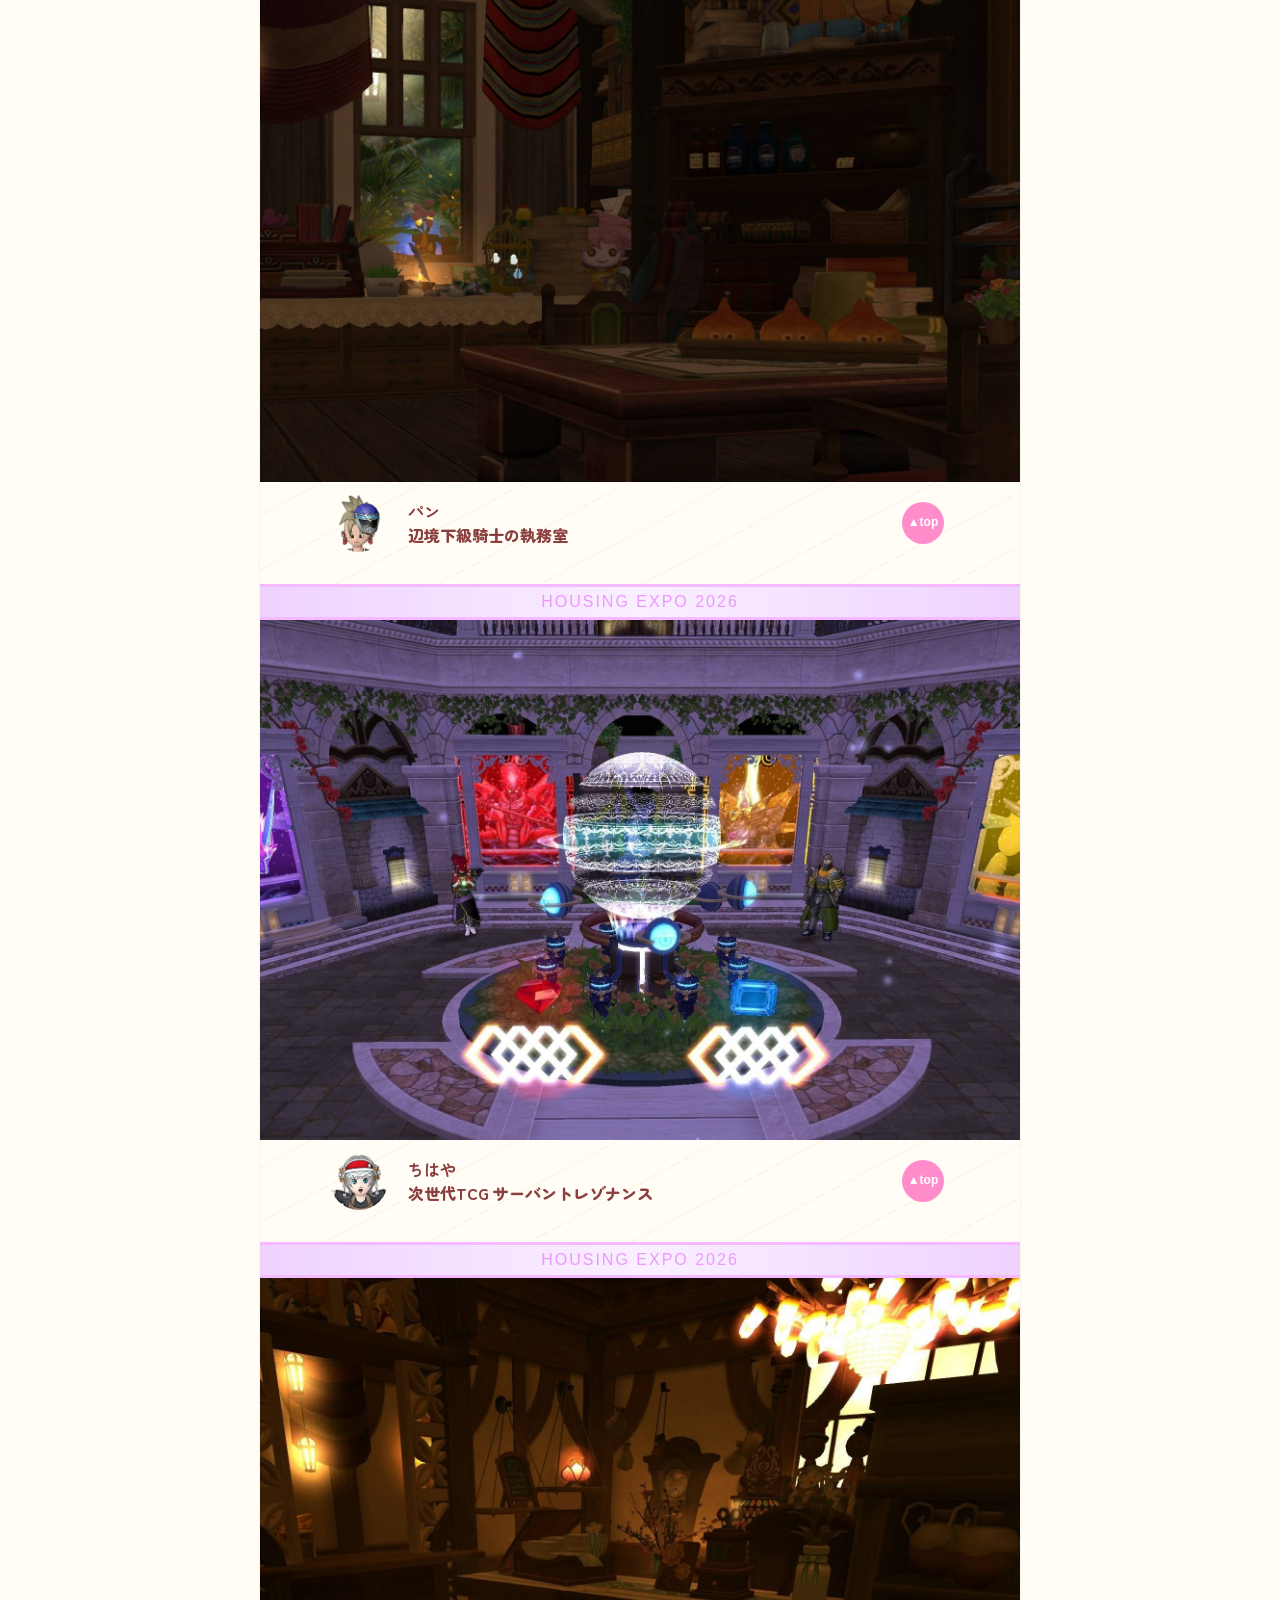
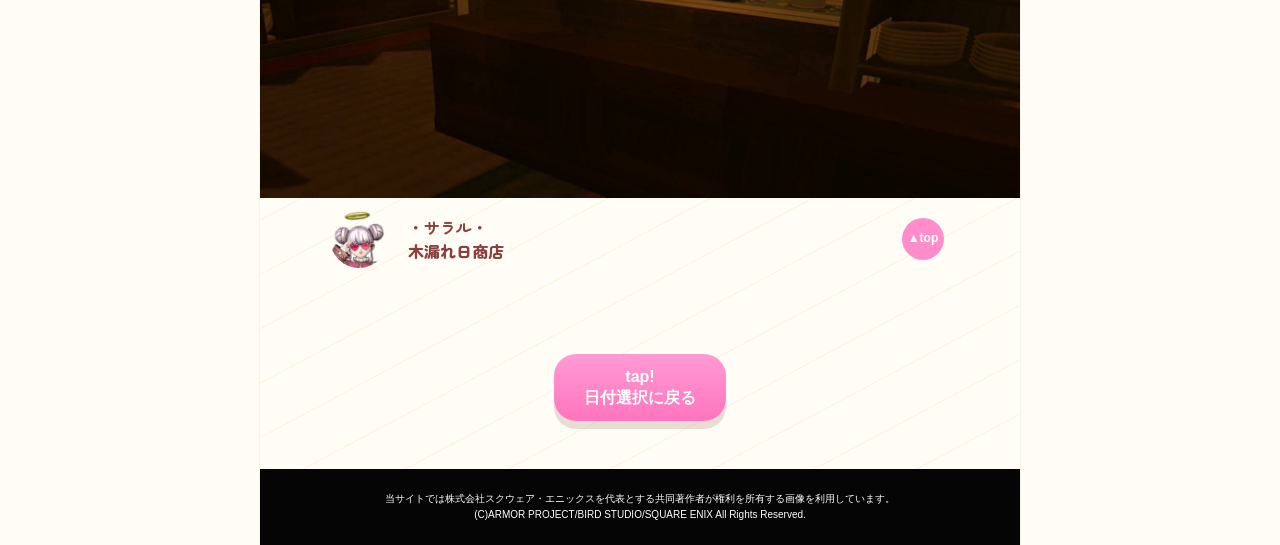
<file: day-03.html>
<!DOCTYPE html>
<html lang="ja">

<head>
  <meta charset="UTF-8">
  <meta name="viewport" content="width=device-width, initial-scale=1.0">
  <title>3日目 | ハウジング万博 2026</title>
  <link rel="stylesheet" href="css/style.css">
   <link
    href="https://fonts.googleapis.com/css2?family=Alumni+Sans:ital,wght@0,100..900;1,100..900&family=Zen+Maru+Gothic:wght@700&display=swap"
    rel="stylesheet">
</head>

<body id="top">
  <div class="site day-page">
    <header class="day-hero">
      <div class="youtube">
        <iframe src="https://www.youtube.com/embed/Y_hRvmKvUB0?si=GGfiwp9OpzrF" allowfullscreen>
        </iframe>
       </div>
    </header>
    <header class="day-hero" style="--day-hero-image: url('imgs/day3/001syakuntara.webp');">
      <a class="youtube-placeholder" href="youtube/" aria-label="3日目のYouTubeリンク"></a>
    </header>
    <main class="paper-bg">
      <section class="day-intro">
        <div class="inner">
          <h1 class="catalog-title">3日目出展家</h1>
          <p class="catalog-lead">名前タップで各出展者の紹介へ移動します</p>
          <ul class="exhibitor-index">
            <li><a href="#syakuntara"><img class="index-icon" src="imgs/day3/001syakuntara.webp" alt=""><span
                  class="index-text"><strong>シャクンタラ</strong>異界の因習村</span><img class="index-thumb"
                  src="imgs/day3/Hsyakuntara.webp" alt=""></a></li>

            <li><a href="#miako"><img class="index-icon" src="imgs/day3/003miako.webp" alt=""><span
                  class="index-text"><strong>みやこ</strong>みずべのほこら</span><img class="index-thumb"
                  src="imgs/day3/Hmiako.webp" alt=""></a></li>
            <li><a href="#you"><img class="index-icon" src="imgs/day3/004you.webp" alt=""><span
                  class="index-text"><strong>ヨウ</strong>隠し扉のティーパーティ</span><img class="index-thumb"
                  src="imgs/day3/Hyou.webp" alt=""></a></li>
            <li><a href="#pan"><img class="index-icon" src="imgs/day3/005pan.webp" alt=""><span
                  class="index-text"><strong>パン</strong>辺境下級騎士の執務室</span><img class="index-thumb"
                  src="imgs/day3/Hpan.webp" alt=""></a></li>
            <li><a href="#tihaya"><img class="index-icon" src="imgs/day3/006tihaya.webp" alt=""><span
                  class="index-text"><strong>ちはや</strong>次世代TCG サーバントレゾナンス</span><img class="index-thumb"
                  src="imgs/day3/Htihaya.webp" alt=""></a></li>
            <li><a href="#sararu"><img class="index-icon" src="imgs/day3/007sararu.webp" alt=""><span
                  class="index-text"><strong>・サラル・</strong>木漏れ日商店</span><img class="index-thumb"
                  src="imgs/day3/Hsararu.webp" alt=""></a></li>
          </ul>
          <a class="button button-pink" href="select.html">日付選択に戻る</a>
        </div>
      </section>
      <section class="day-content">
        <article class="exhibitor-card js-fade" id="syakuntara">
          <div class="house-divider" aria-hidden="true"></div><img class="exhibitor-main-image"
            src="imgs/day3/Hsyakuntara.webp" alt="シャクンタラのハウジング">
          <div class="exhibitor-profile"><img class="avatar" src="imgs/day3/001syakuntara.webp" alt="">
            <p class="profile-name"><strong>シャクンタラ</strong>異界の因習村</p><a class="profile-link" href="#top">▲top</a>
          </div>
        </article>
        <article class="exhibitor-card js-fade" id="miako">
          <div class="house-divider" aria-hidden="true"></div><img class="exhibitor-main-image"
            src="imgs/day3/Hmiako.webp" alt="みやこのハウジング">
          <div class="exhibitor-profile"><img class="avatar" src="imgs/day3/003miako.webp" alt="">
            <p class="profile-name"><strong>みやこ</strong>みずべのほこら</p><a class="profile-link" href="#top">▲top</a>
          </div>
        </article>
        <article class="exhibitor-card js-fade" id="you">
          <div class="house-divider" aria-hidden="true"></div><img class="exhibitor-main-image"
            src="imgs/day3/Hyou.webp" alt="ヨウのハウジング">
          <div class="exhibitor-profile"><img class="avatar" src="imgs/day3/004you.webp" alt="">
            <p class="profile-name"><strong>ヨウ</strong>隠し扉のティーパーティ</p><a class="profile-link" href="#top">▲top</a>
          </div>
        </article>
        <article class="exhibitor-card js-fade" id="pan">
          <div class="house-divider" aria-hidden="true"></div><img class="exhibitor-main-image"
            src="imgs/day3/Hpan.webp" alt="パンのハウジング">
          <div class="exhibitor-profile"><img class="avatar" src="imgs/day3/005pan.webp" alt="">
            <p class="profile-name"><strong>パン</strong>辺境下級騎士の執務室</p><a class="profile-link" href="#top">▲top</a>
          </div>
        </article>
        <article class="exhibitor-card js-fade" id="tihaya">
          <div class="house-divider" aria-hidden="true"></div><img class="exhibitor-main-image"
            src="imgs/day3/Htihaya.webp" alt="ちはやのハウジング">
          <div class="exhibitor-profile"><img class="avatar" src="imgs/day3/006tihaya.webp" alt="">
            <p class="profile-name"><strong>ちはや</strong>次世代TCG サーバントレゾナンス</p><a class="profile-link" href="#top">▲top</a>
          </div>
        </article>
        <article class="exhibitor-card js-fade" id="sararu">
          <div class="house-divider" aria-hidden="true"></div><img class="exhibitor-main-image"
            src="imgs/day3/Hsararu.webp" alt="・サラル・のハウジング">
          <div class="exhibitor-profile"><img class="avatar" src="imgs/day3/007sararu.webp" alt="">
            <p class="profile-name"><strong>・サラル・</strong>木漏れ日商店</p><a class="profile-link" href="#top">▲top</a>
          </div>
        </article>
      </section>
      <div class="day-bottom-action"><a class="button button-pink" href="select.html">tap!<br>日付選択に戻る</a></div>
    </main>
    <footer class="footer">当サイトでは株式会社スクウェア・エニックスを代表とする共同著作者が権利を所有する画像を利用しています。<br>(C)ARMOR PROJECT/BIRD STUDIO/SQUARE
      ENIX All Rights Reserved.</footer>
  </div>
  <script src="js/script.js"></script>
</body>

</html>
</file>
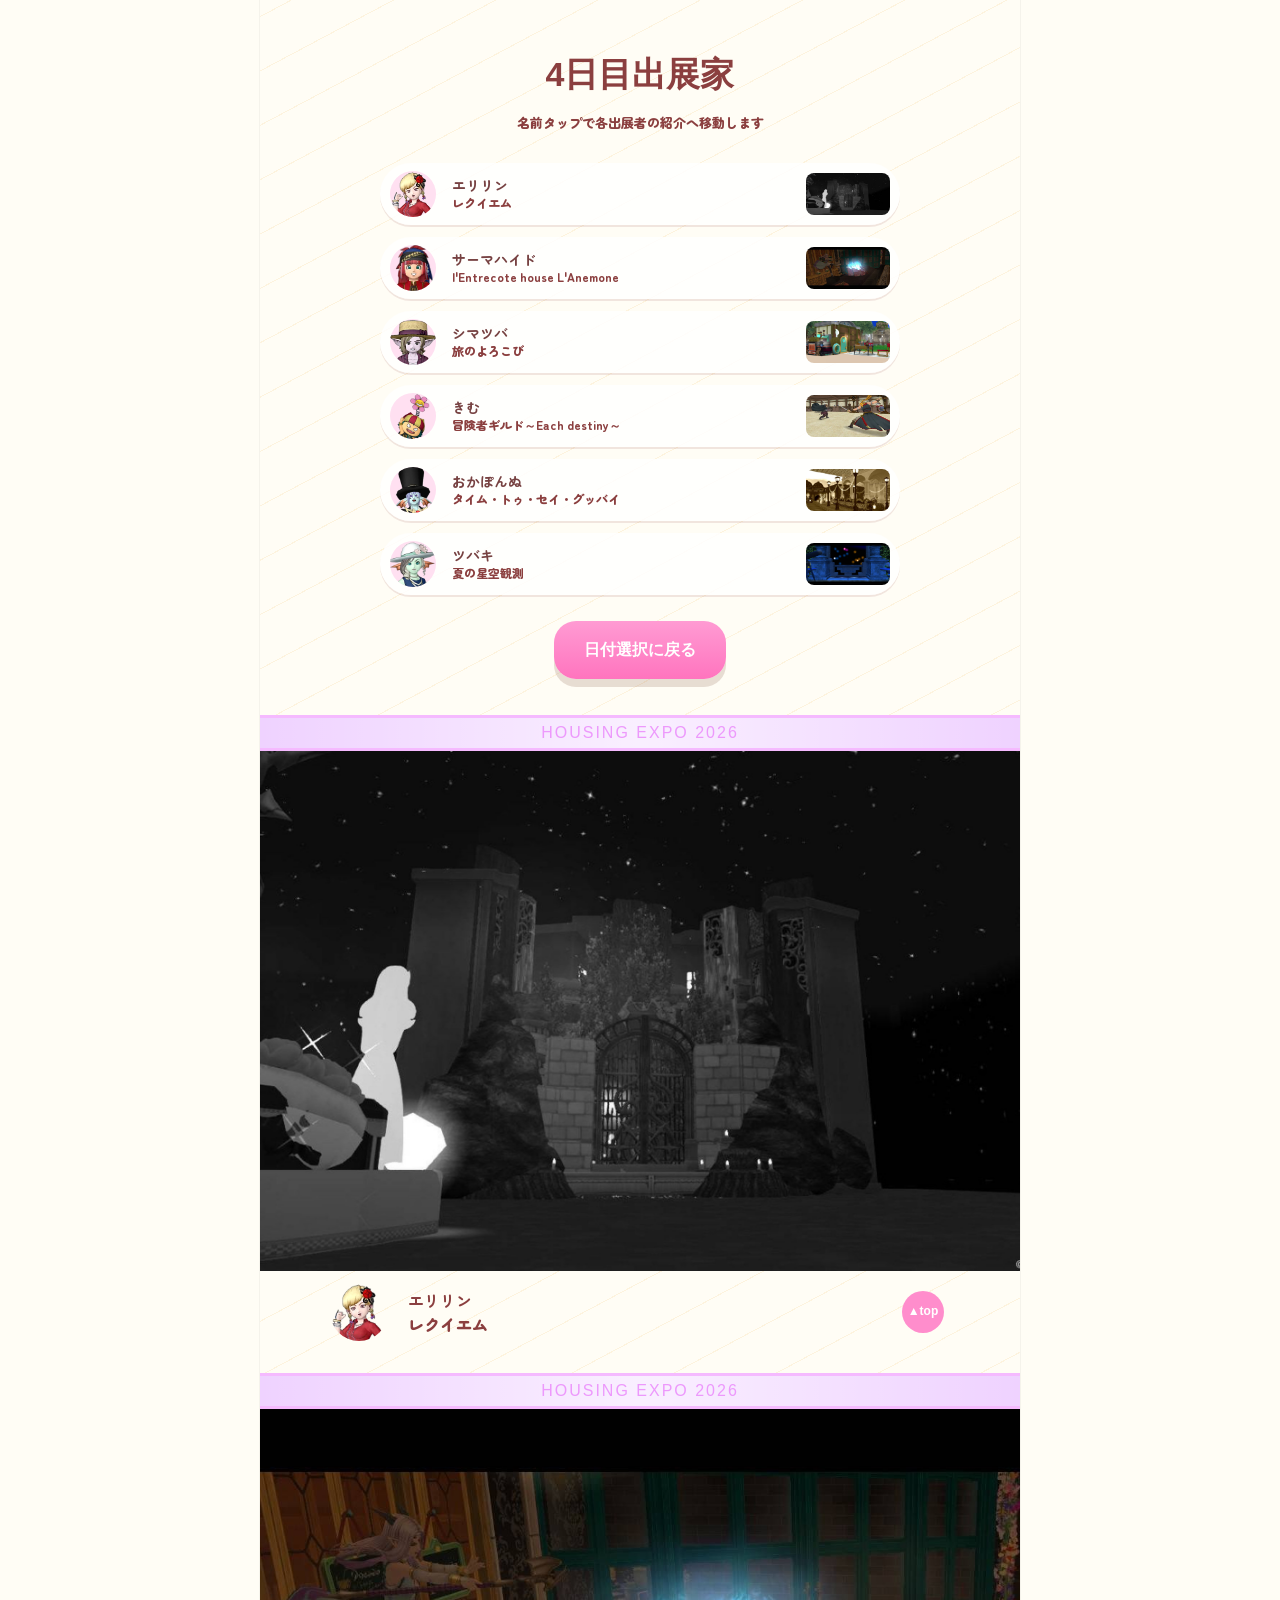
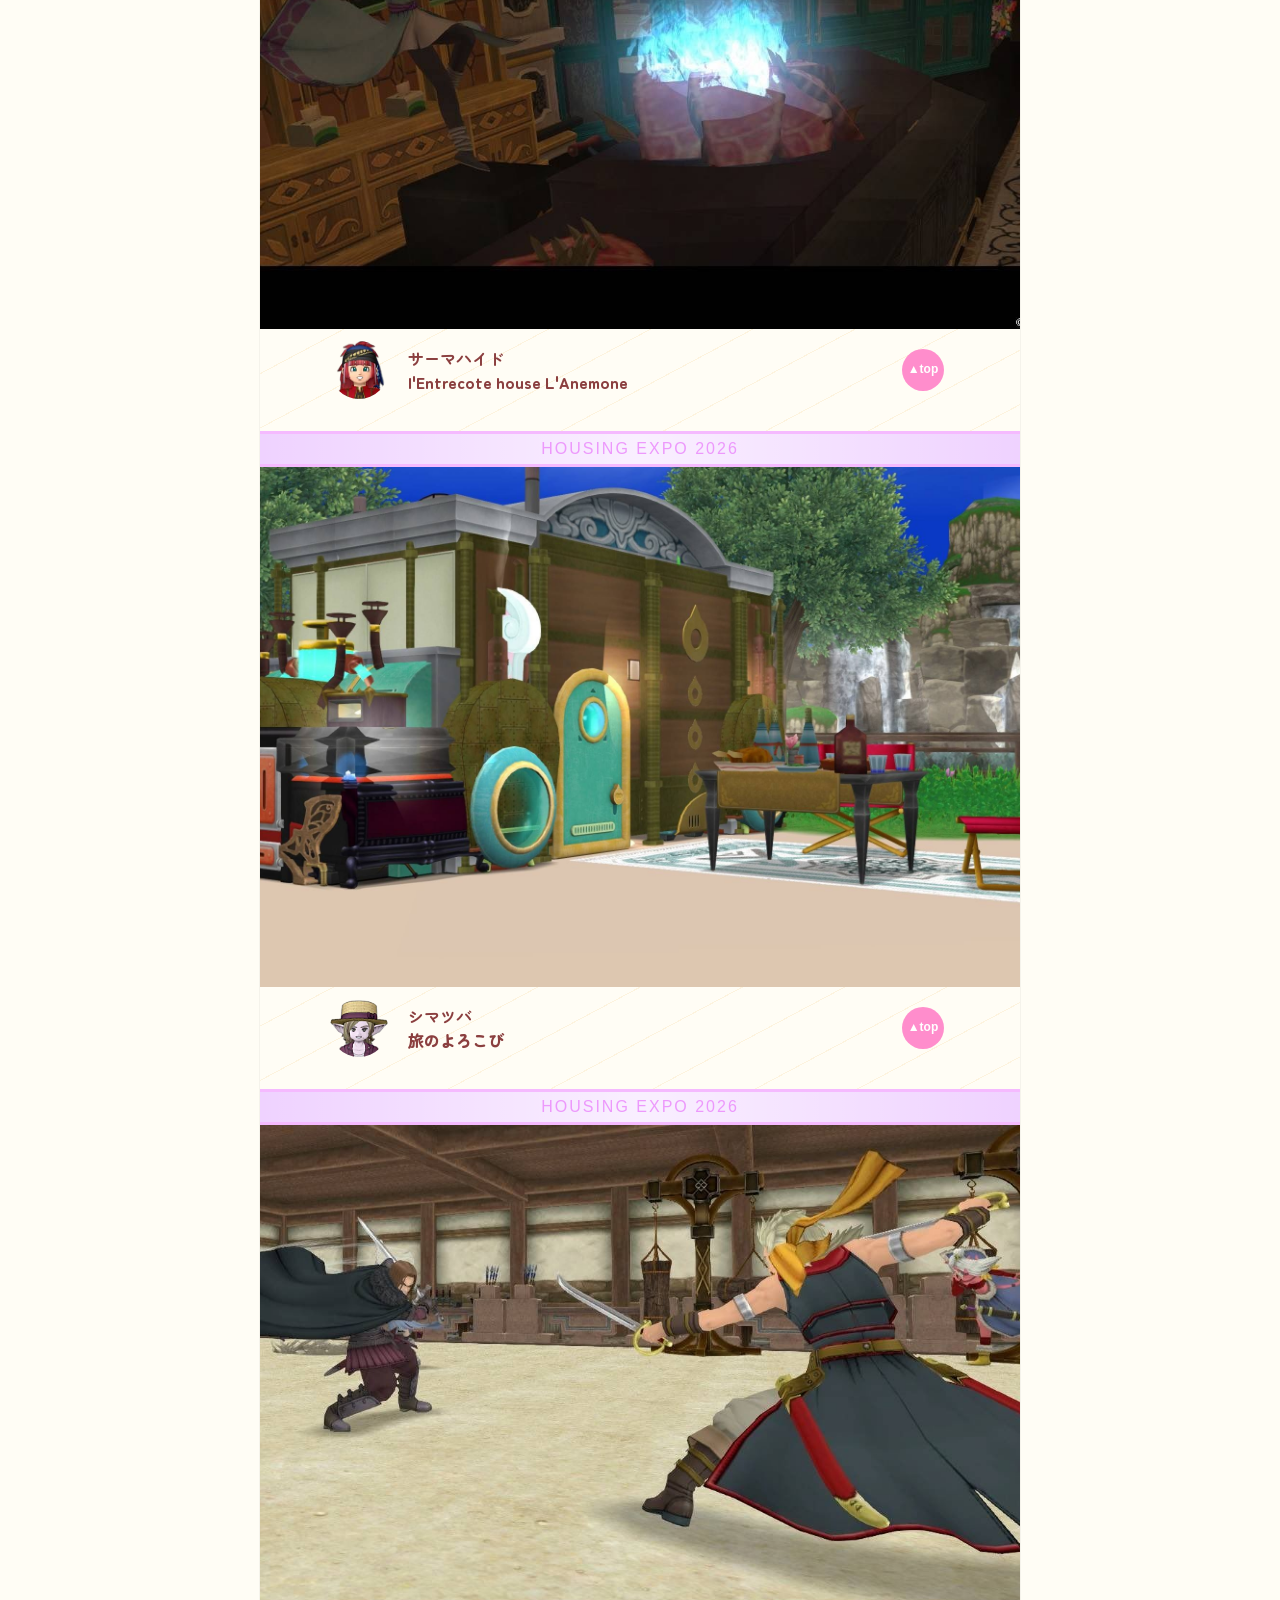
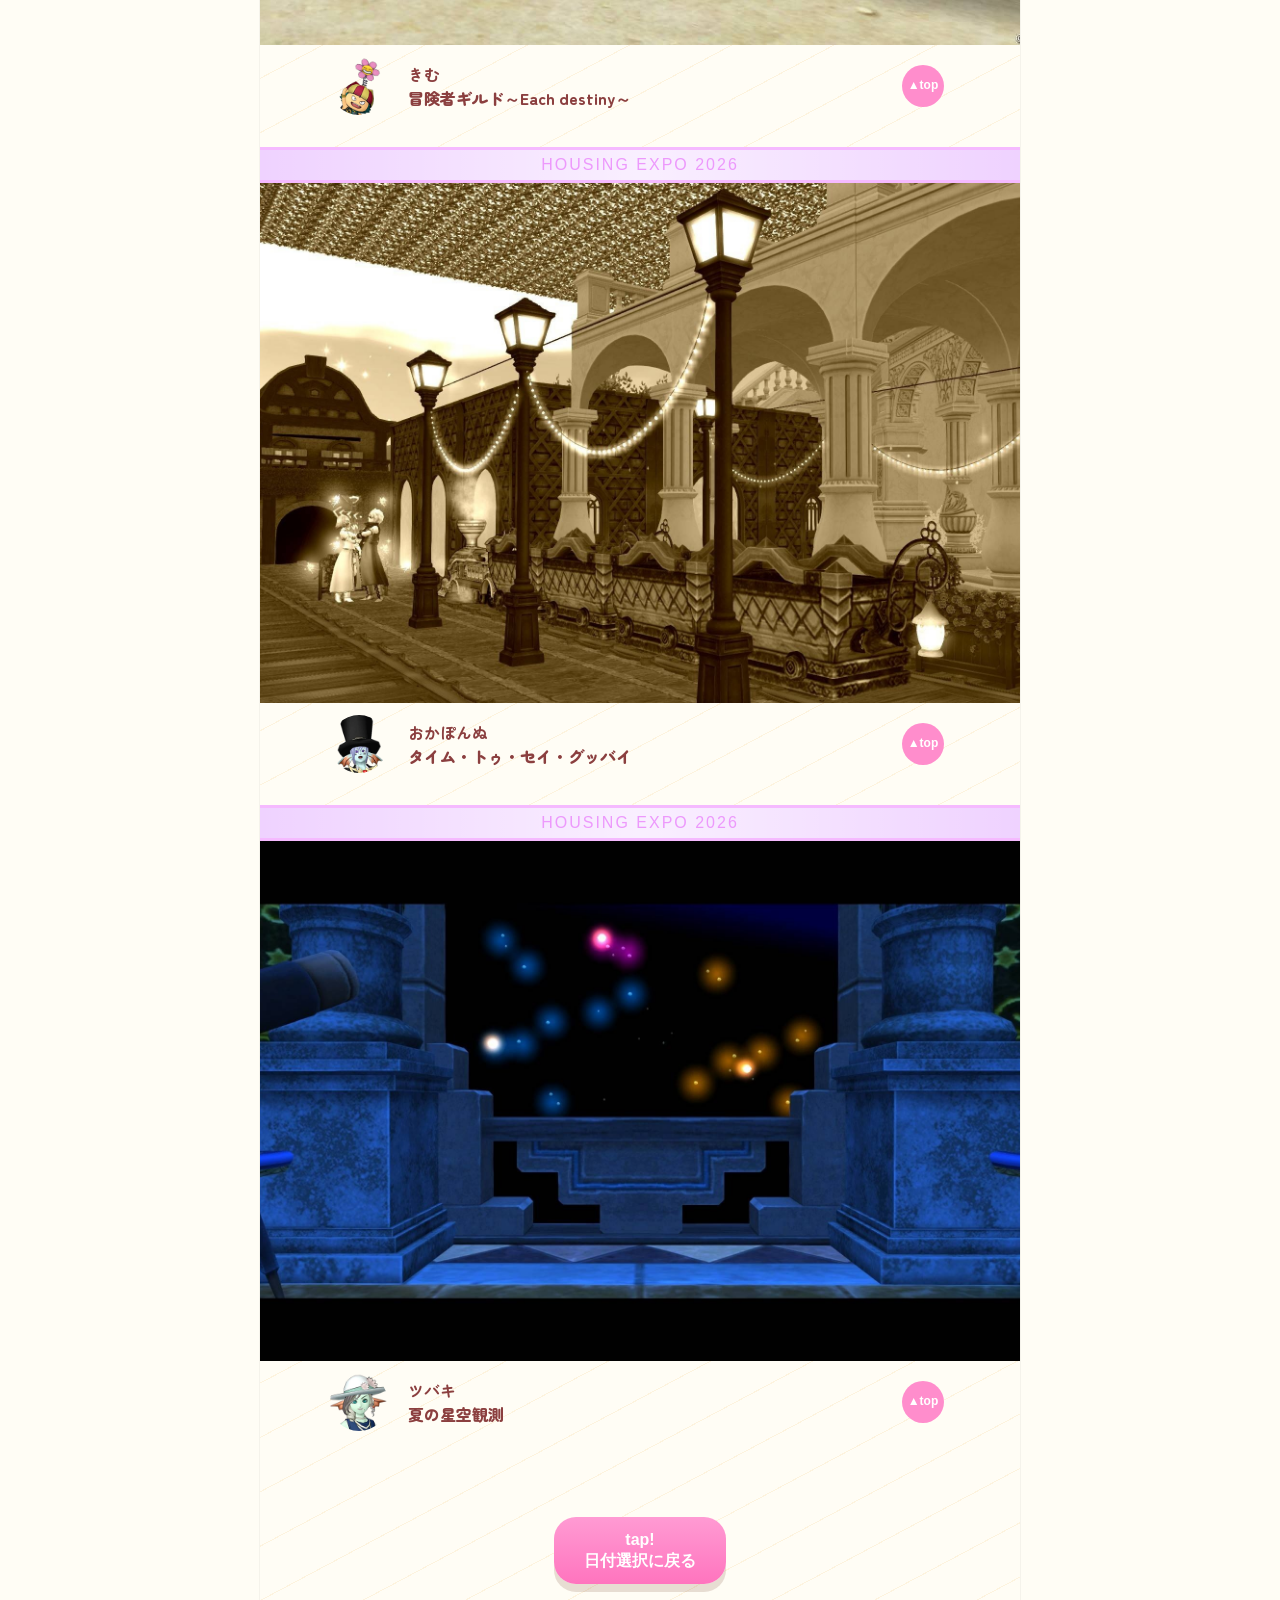
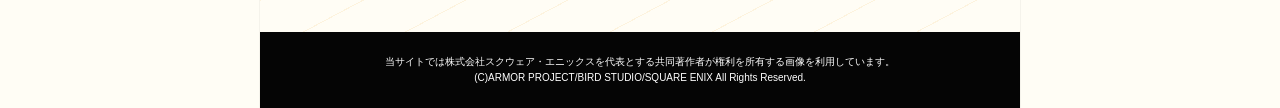
<file: day-04.html>
<!DOCTYPE html>
<html lang="ja">

<head>
  <meta charset="UTF-8">
  <meta name="viewport" content="width=device-width, initial-scale=1.0">
  <title>4日目 | ハウジング万博 2026</title>
  <link rel="stylesheet" href="css/style.css">
   <link
    href="https://fonts.googleapis.com/css2?family=Alumni+Sans:ital,wght@0,100..900;1,100..900&family=Zen+Maru+Gothic:wght@700&display=swap"
    rel="stylesheet">
</head>

<body id="top">
  <div class="site day-page">
    <header class="day-hero">
  
    </header>
    <main class="paper-bg">
      <section class="day-intro">
        <div class="inner">
          <h1 class="catalog-title">4日目出展家</h1>
          <p class="catalog-lead">名前タップで各出展者の紹介へ移動します</p>
          <ul class="exhibitor-index">
            <li><a href="#eririn"><img class="index-icon" src="imgs/day4/eririn.webp" alt=""><span
                  class="index-text"><strong>エリリン</strong>レクイエム</span><img class="index-thumb"
                  src="imgs/day4/Heririn.webp" alt=""></a></li>

            <li><a href="#sarmahide"><img class="index-icon" src="imgs/day4/samahaido.webp" alt=""><span
                  class="index-text"><strong>サーマハイド</strong>I'Entrecote house L'Anemone</span><img class="index-thumb"
                  src="imgs/day4/Hsummerhide.webp" alt=""></a></li>
            <li><a href="#simatuba"><img class="index-icon" src="imgs/day4/shimatuba.webp" alt=""><span
                  class="index-text"><strong>シマツバ</strong>旅のよろこび</span><img class="index-thumb"
                  src="imgs/day4/Hsimatuba.webp" alt=""></a></li>
            <li><a href="#kim"><img class="index-icon" src="imgs/day4/kimu.webp" alt=""><span
                  class="index-text"><strong>きむ</strong>冒険者ギルド～Each destiny～</span><img class="index-thumb"
                  src="imgs/day4/Hkimu.webp" alt=""></a></li>
            <li><a href="#okaponnu"><img class="index-icon" src="imgs/day4/okaponnu.webp" alt=""><span
                  class="index-text"><strong>おかぽんぬ</strong>タイム・トゥ・セイ・グッバイ</span><img class="index-thumb"
                  src="imgs/day4/Hokaponnu.webp" alt=""></a></li>
            <li><a href="#tubaki"><img class="index-icon" src="imgs/day4/tubaki.webp" alt=""><span
                  class="index-text"><strong>ツバキ</strong>夏の星空観測</span><img class="index-thumb"
                  src="imgs/day4/Htubaki.webp" alt=""></a></li>
          </ul>
          <a class="button button-pink" href="select.html">日付選択に戻る</a>
        </div>
      </section>
      <section class="day-content">
        <article class="exhibitor-card js-fade" id="eririn">
          <div class="house-divider" aria-hidden="true"></div><img class="exhibitor-main-image"
            src="imgs/day4/Heririn.webp" alt="エリリンのハウジング">
          <div class="exhibitor-profile"><img class="avatar" src="imgs/day4/eririn.webp" alt="">
            <p class="profile-name"><strong>エリリン</strong>レクイエム</p><a class="profile-link" href="#top">▲top</a>
          </div>
        </article>
        <article class="exhibitor-card js-fade" id="sarmahide">
          <div class="house-divider" aria-hidden="true"></div><img class="exhibitor-main-image"
            src="imgs/day4/Hsummerhide.webp" alt="サーマハイドのハウジング">
          <div class="exhibitor-profile"><img class="avatar" src="imgs/day4/samahaido.webp" alt="">
            <p class="profile-name"><strong>サーマハイド</strong>I'Entrecote house L'Anemone</p><a class="profile-link" href="#top">▲top</a>
          </div>
        </article>
        <article class="exhibitor-card js-fade" id="simatuba">
          <div class="house-divider" aria-hidden="true"></div><img class="exhibitor-main-image"
            src="imgs/day4/Hsimatuba.webp" alt="シマツバのハウジング">
          <div class="exhibitor-profile"><img class="avatar" src="imgs/day4/shimatuba.webp" alt="">
            <p class="profile-name"><strong>シマツバ</strong>旅のよろこび</p><a class="profile-link" href="#top">▲top</a>
          </div>
        </article>
        <article class="exhibitor-card js-fade" id="kim">
          <div class="house-divider" aria-hidden="true"></div><img class="exhibitor-main-image"
            src="imgs/day4/Hkimu.webp" alt="きむのハウジング">
          <div class="exhibitor-profile"><img class="avatar" src="imgs/day4/kimu.webp" alt="">
            <p class="profile-name"><strong>きむ</strong>冒険者ギルド～Each destiny～</p><a class="profile-link" href="#top">▲top</a>
          </div>
        </article>
        <article class="exhibitor-card js-fade" id="okaponnu">
          <div class="house-divider" aria-hidden="true"></div><img class="exhibitor-main-image"
            src="imgs/day4/Hokaponnu.webp" alt="おかぽんぬのハウジング">
          <div class="exhibitor-profile"><img class="avatar" src="imgs/day4/okaponnu.webp" alt="">
            <p class="profile-name"><strong>おかぽんぬ</strong>タイム・トゥ・セイ・グッバイ</p><a class="profile-link" href="#top">▲top</a>
          </div>
        </article>
        <article class="exhibitor-card js-fade" id="tubaki">
          <div class="house-divider" aria-hidden="true"></div><img class="exhibitor-main-image"
            src="imgs/day4/Htubaki.webp" alt="ツバキのハウジング">
          <div class="exhibitor-profile"><img class="avatar" src="imgs/day4/tubaki.webp" alt="">
            <p class="profile-name"><strong>ツバキ</strong>夏の星空観測</p><a class="profile-link" href="#top">▲top</a>
          </div>
        </article>
      </section>
      <div class="day-bottom-action"><a class="button button-pink" href="select.html">tap!<br>日付選択に戻る</a></div>
    </main>
    <footer class="footer">当サイトでは株式会社スクウェア・エニックスを代表とする共同著作者が権利を所有する画像を利用しています。<br>(C)ARMOR PROJECT/BIRD STUDIO/SQUARE
      ENIX All Rights Reserved.</footer>
  </div>
  <script src="js/script.js"></script>
</body>

</html>
</file>
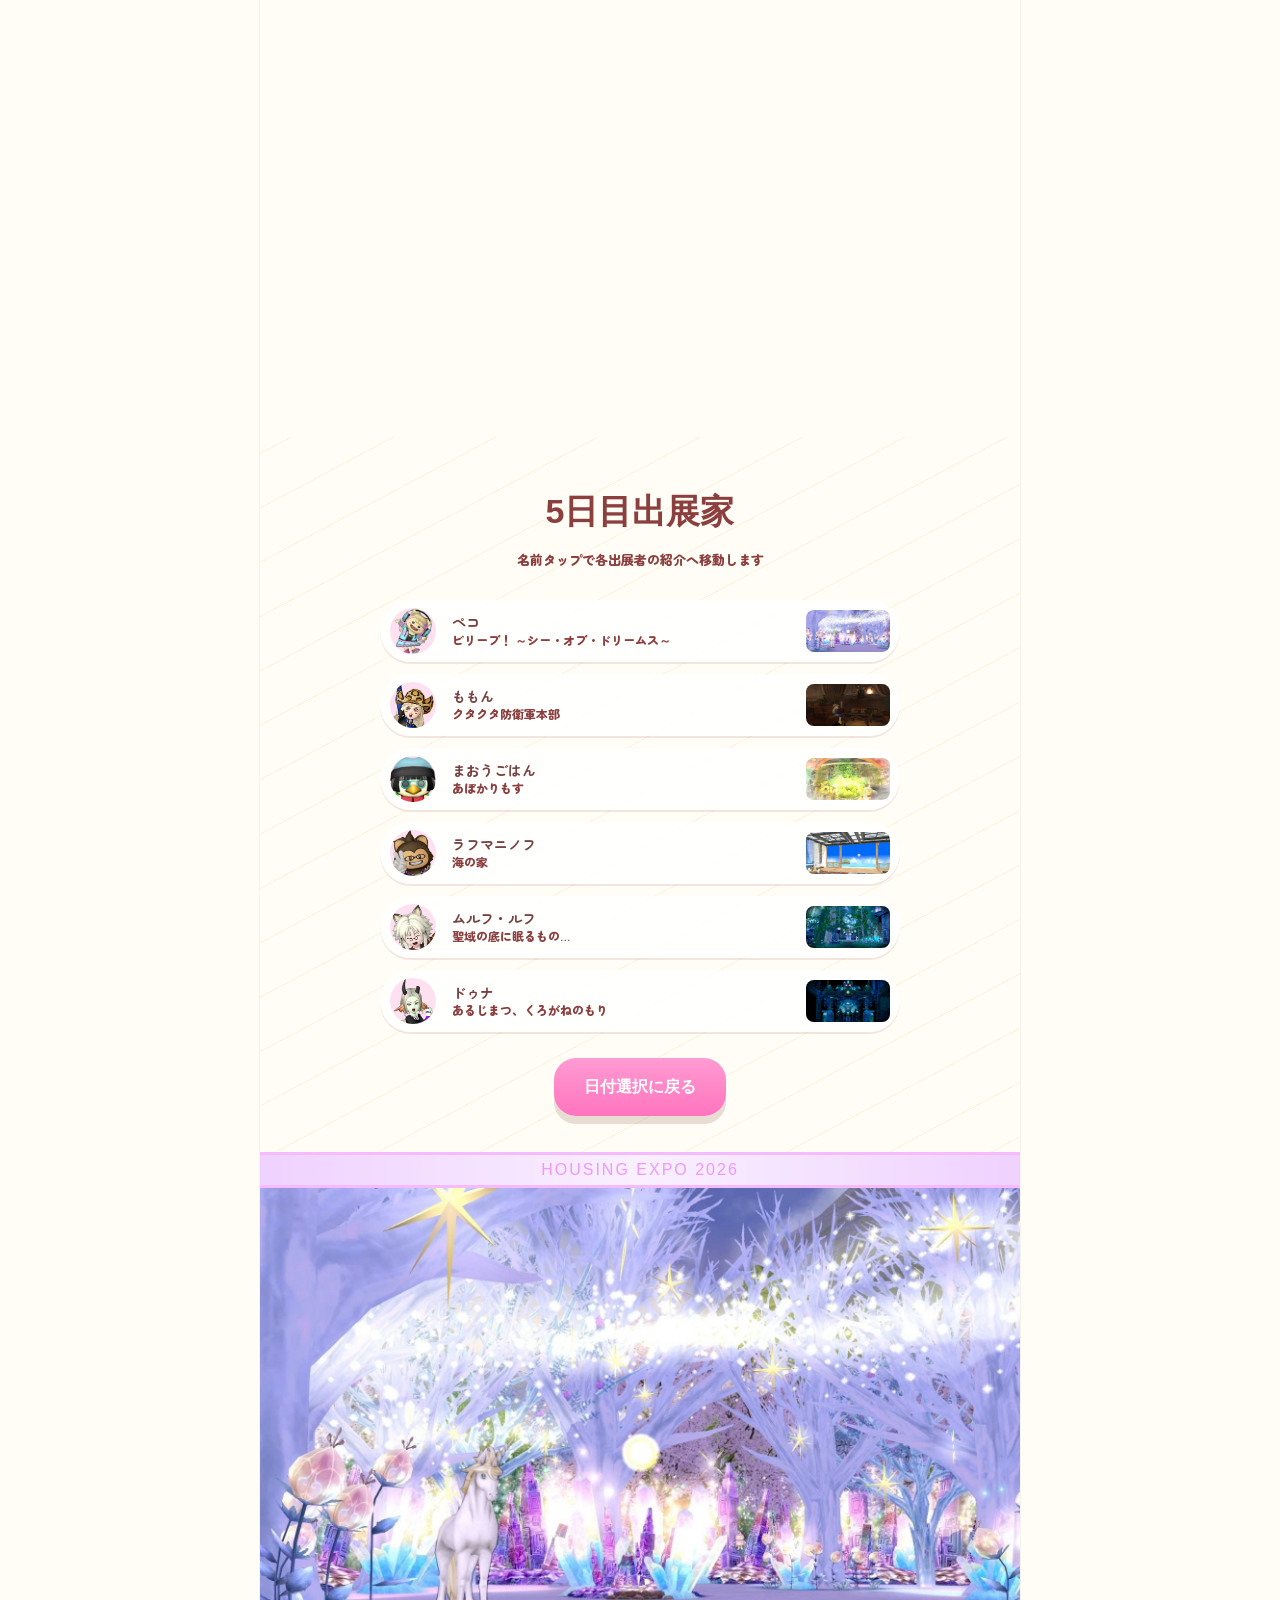
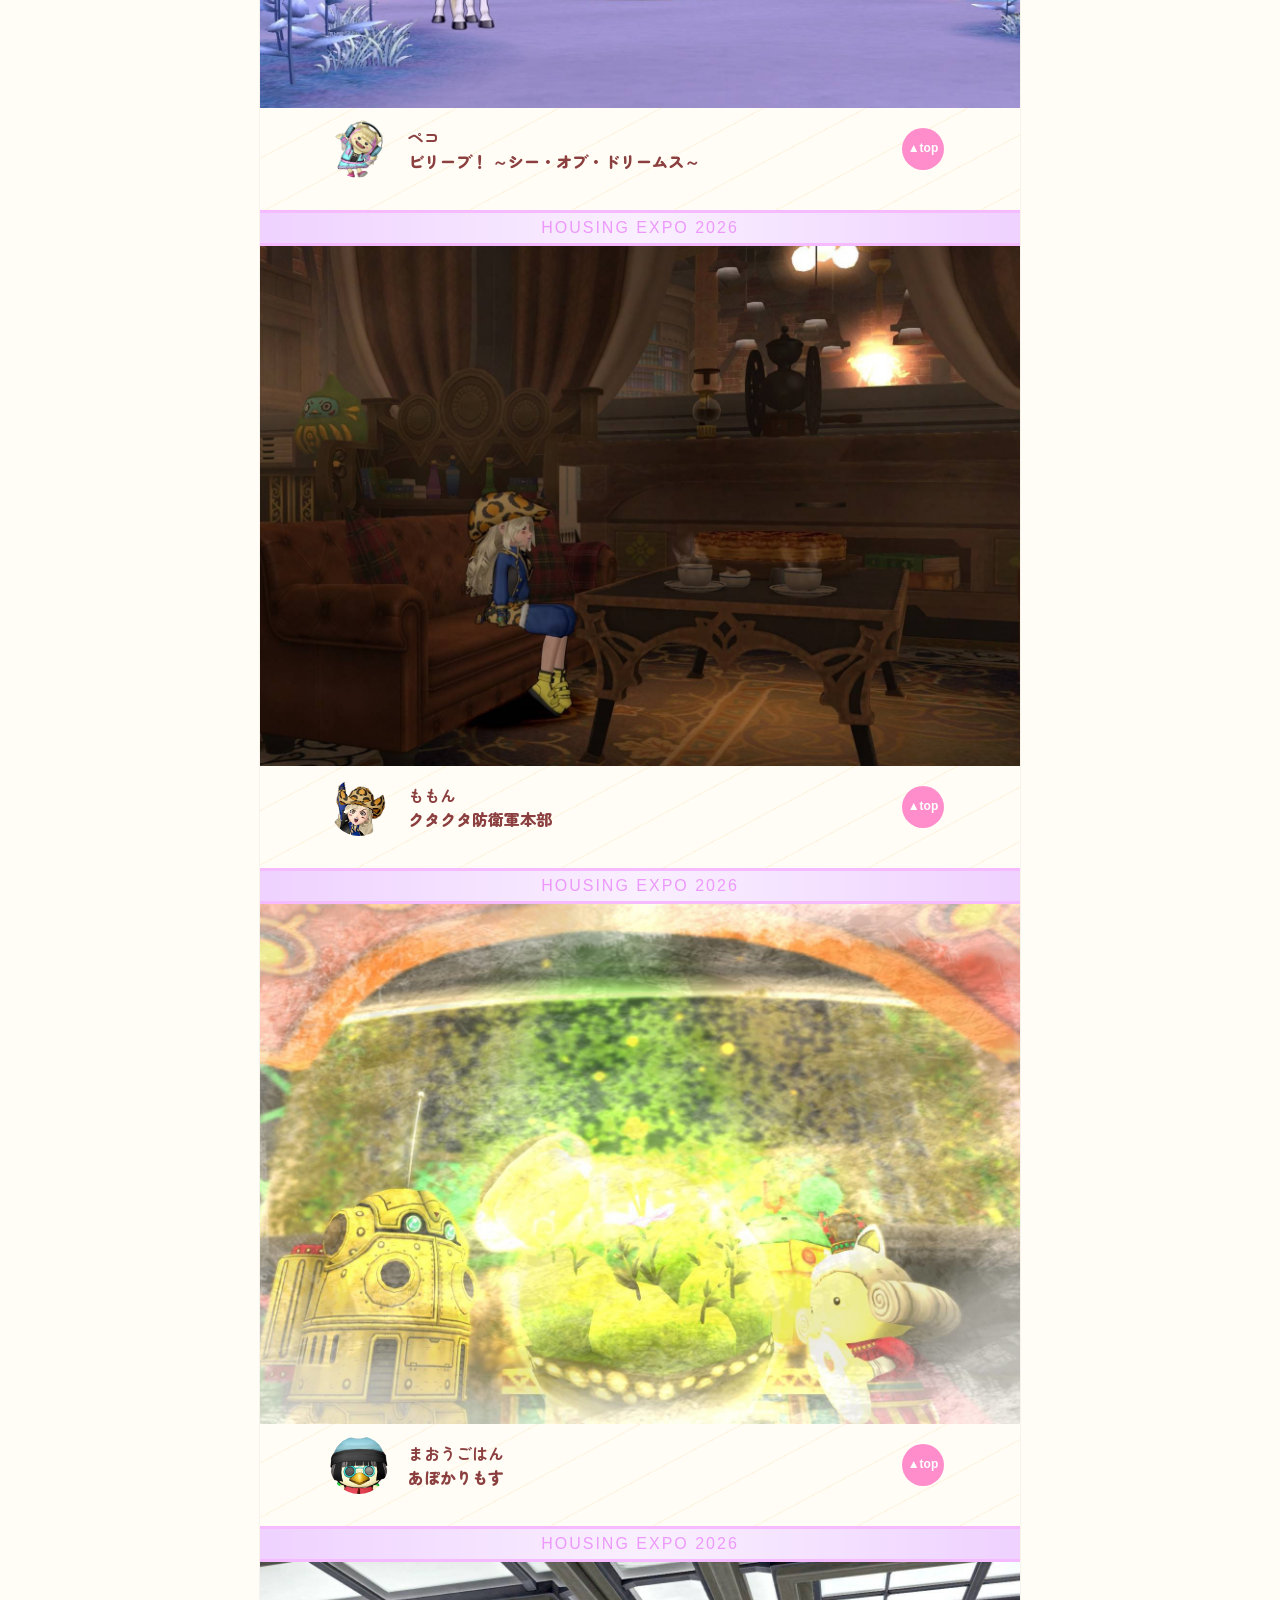
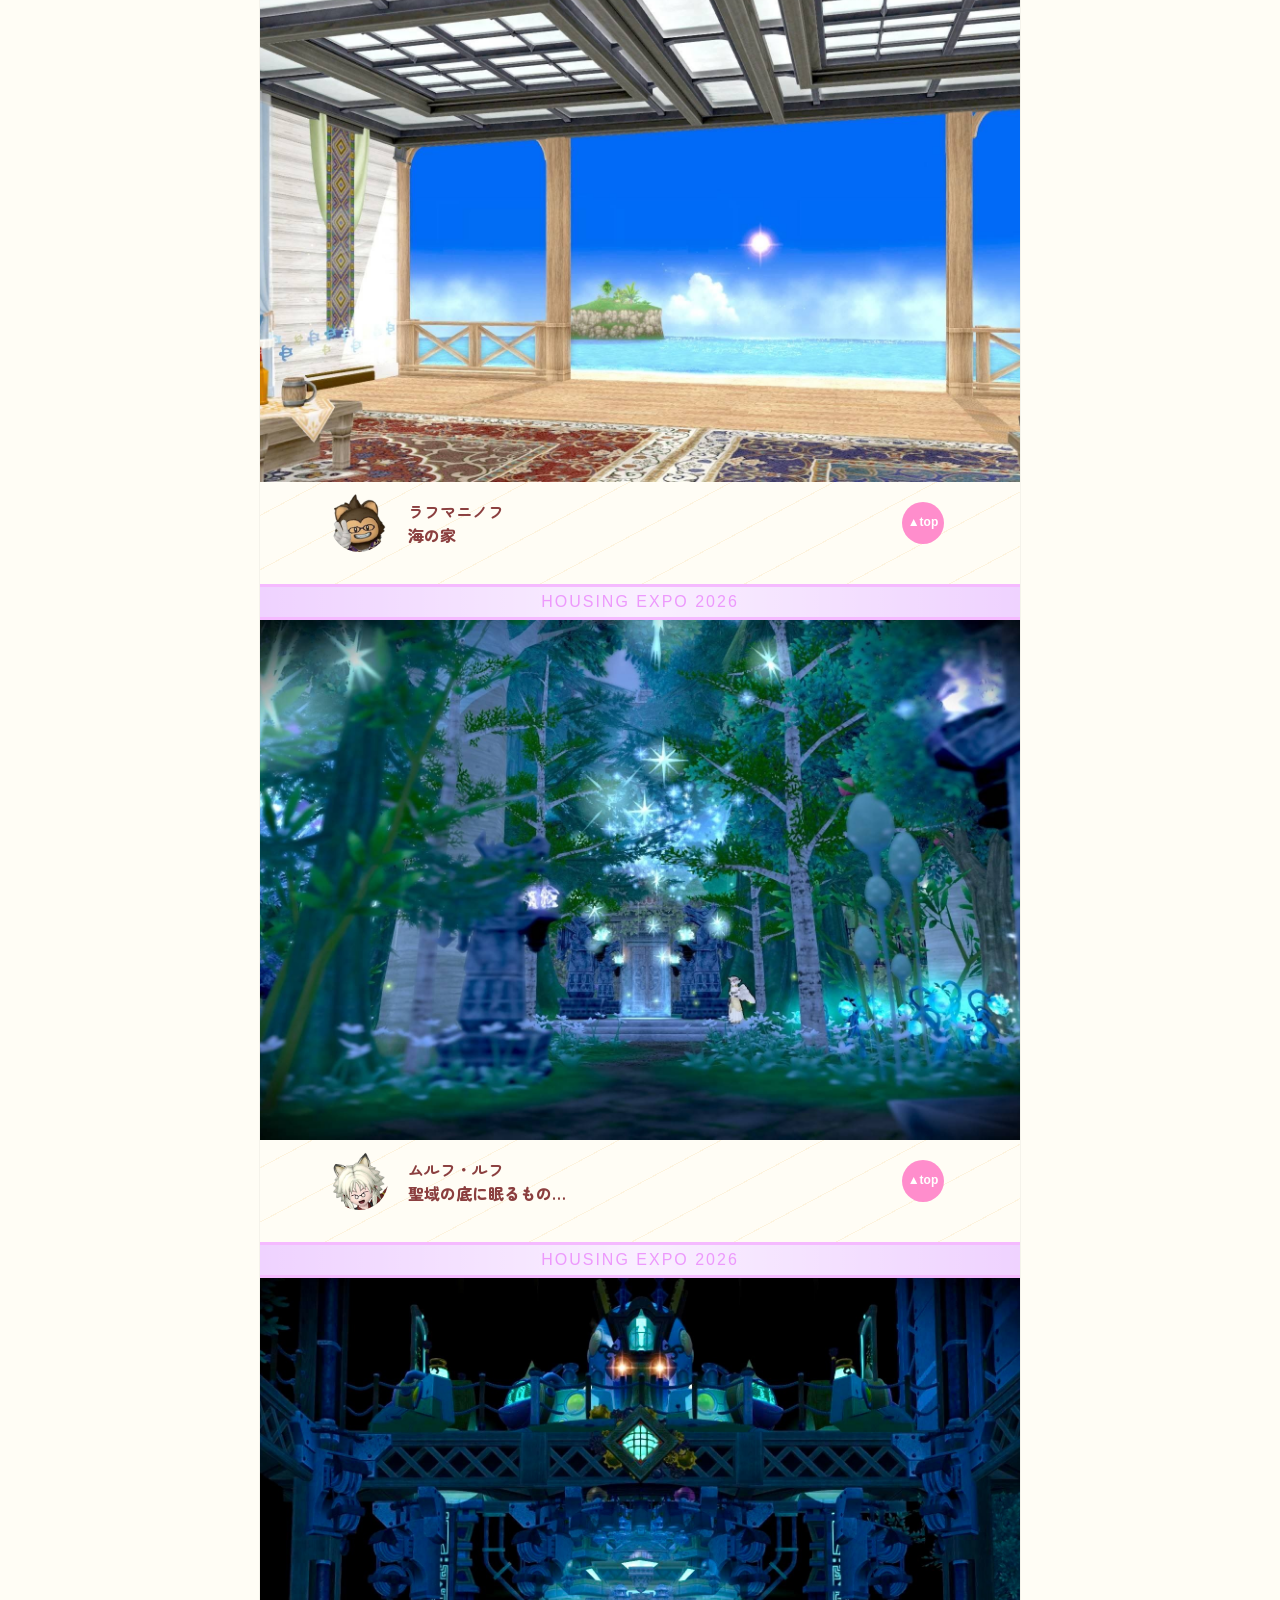
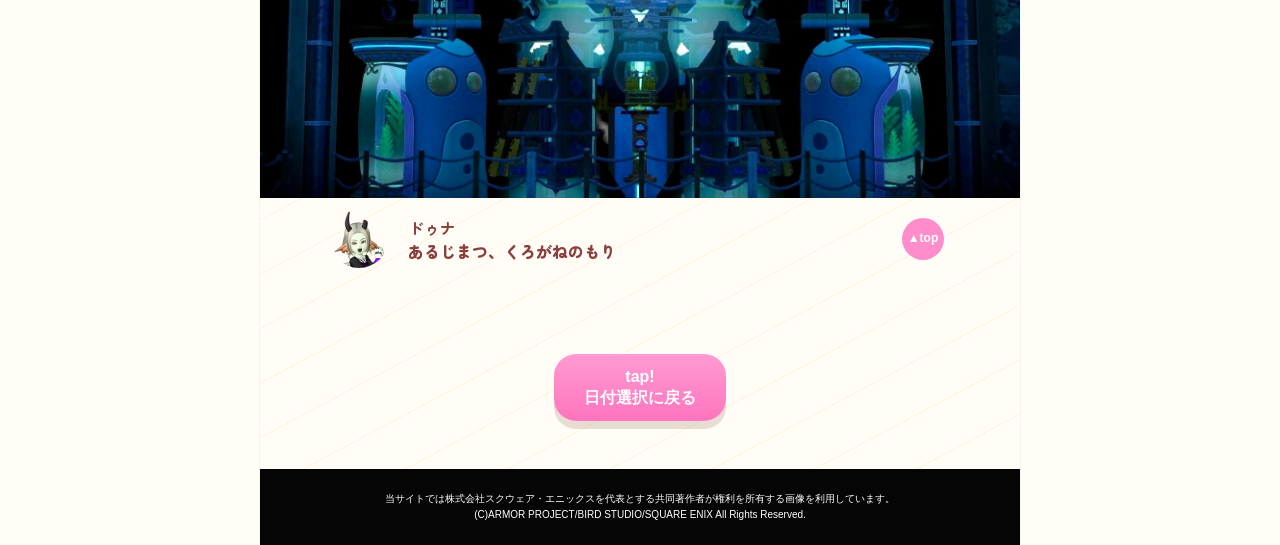
<file: day-05.html>
<!DOCTYPE html>
<html lang="ja">

<head>
  <meta charset="UTF-8">
  <meta name="viewport" content="width=device-width, initial-scale=1.0">
  <title>4日目 | ハウジング万博 2026</title>
  <link rel="stylesheet" href="css/style.css">
   <link
    href="https://fonts.googleapis.com/css2?family=Alumni+Sans:ital,wght@0,100..900;1,100..900&family=Zen+Maru+Gothic:wght@700&display=swap"
    rel="stylesheet">
</head>

<body id="top">
  <div class="site day-page">
    <header class="day-hero">
      <div class="youtube">
        <iframe src="https://www.youtube.com/embed/HPNnEiowSQw" allowfullscreen>
        </iframe>
      </div>
    </header>
    <main class="paper-bg">
      <section class="day-intro">
        <div class="inner">
          <h1 class="catalog-title">5日目出展家</h1>
          <p class="catalog-lead">名前タップで各出展者の紹介へ移動します</p>
          <ul class="exhibitor-index">
            <li><a href="#peco"><img class="index-icon" src="imgs/day5/peko.webp" alt=""><span
                  class="index-text"><strong>ペコ</strong>ビリーブ！ ～シー・オブ・ドリームス～</span><img class="index-thumb"
                  src="imgs/day5/Hpeko.webp" alt=""></a></li>

            <li><a href="#momon"><img class="index-icon" src="imgs/day5/momon.webp" alt=""><span
                  class="index-text"><strong>ももん</strong>クタクタ防衛軍本部</span><img class="index-thumb"
                  src="imgs/day5/Hmomon.webp" alt=""></a></li>
            <li><a href="#maougohan"><img class="index-icon" src="imgs/day5/maou.webp" alt=""><span
                  class="index-text"><strong>まおうごはん</strong>あぽかりもす</span><img class="index-thumb"
                  src="imgs/day5/Hmaou.webp" alt=""></a></li>
            <li><a href="#pipumi"><img class="index-icon" src="imgs/day5/rahumaninohu.webp" alt=""><span
                  class="index-text"><strong>ラフマニノフ</strong>海の家</span><img class="index-thumb"
                  src="imgs/day5/Hrahumaninohu.webp" alt=""></a></li>
            <li><a href="#murufu"><img class="index-icon" src="imgs/day5/muruhuruhu.webp" alt=""><span
                  class="index-text"><strong>ムルフ・ルフ</strong>聖域の底に眠るもの…</span><img class="index-thumb"
                  src="imgs/day5/Hmuruhuruhu.webp" alt=""></a></li>
            <li><a href="#duna"><img class="index-icon" src="imgs/day5/duna.webp" alt=""><span
                  class="index-text"><strong>ドゥナ</strong>あるじまつ、くろがねのもり</span><img class="index-thumb"
                  src="imgs/day5/Hdouna.webp" alt=""></a></li>
          </ul>
          <a class="button button-pink" href="select.html">日付選択に戻る</a>
        </div>
      </section>
      <section class="day-content">
        <article class="exhibitor-card js-fade" id="peco">
          <div class="house-divider" aria-hidden="true"></div><img class="exhibitor-main-image"
            src="imgs/day5/Hpeko.webp" alt="ペコのハウジング">
          <div class="exhibitor-profile"><img class="avatar" src="imgs/day5/peko.webp" alt="">
            <p class="profile-name"><strong>ペコ</strong>ビリーブ！ ～シー・オブ・ドリームス～</p><a class="profile-link" href="#top">▲top</a>
          </div>
        </article>
        <article class="exhibitor-card js-fade" id="momon">
          <div class="house-divider" aria-hidden="true"></div><img class="exhibitor-main-image"
            src="imgs/day5/Hmomon.webp" alt="ももんのハウジング">
          <div class="exhibitor-profile"><img class="avatar" src="imgs/day5/momon.webp" alt="">
            <p class="profile-name"><strong>ももん</strong>クタクタ防衛軍本部</p><a class="profile-link" href="#top">▲top</a>
          </div>
        </article>
        <article class="exhibitor-card js-fade" id="maougohan">
          <div class="house-divider" aria-hidden="true"></div><img class="exhibitor-main-image"
            src="imgs/day5/Hmaou.webp" alt="まおうごはんのハウジング">
          <div class="exhibitor-profile"><img class="avatar" src="imgs/day5/maou.webp" alt="">
            <p class="profile-name"><strong>まおうごはん</strong>あぽかりもす</p><a class="profile-link" href="#top">▲top</a>
          </div>
        </article>
        <article class="exhibitor-card js-fade" id="pipumi">
          <div class="house-divider" aria-hidden="true"></div><img class="exhibitor-main-image"
            src="imgs/day5/Hrahumaninohu.webp" alt="ラフマニノフのハウジング">
          <div class="exhibitor-profile"><img class="avatar" src="imgs/day5/rahumaninohu.webp" alt="">
            <p class="profile-name"><strong>ラフマニノフ</strong>海の家</p><a class="profile-link" href="#top">▲top</a>
          </div>
        </article>
        <article class="exhibitor-card js-fade" id="murufu">
          <div class="house-divider" aria-hidden="true"></div><img class="exhibitor-main-image"
            src="imgs/day5/Hmuruhuruhu.webp" alt="ムルフ・ルフのハウジング">
          <div class="exhibitor-profile"><img class="avatar" src="imgs/day5/muruhuruhu.webp" alt="">
            <p class="profile-name"><strong>ムルフ・ルフ</strong>聖域の底に眠るもの…</p><a class="profile-link" href="#top">▲top</a>
          </div>
        </article>
        <article class="exhibitor-card js-fade" id="duna">
          <div class="house-divider" aria-hidden="true"></div><img class="exhibitor-main-image"
            src="imgs/day5/Hdouna.webp" alt="ドゥナのハウジング">
          <div class="exhibitor-profile"><img class="avatar" src="imgs/day5/duna.webp" alt="">
            <p class="profile-name"><strong>ドゥナ</strong>あるじまつ、くろがねのもり</p><a class="profile-link" href="#top">▲top</a>
          </div>
        </article>
      </section>
      <div class="day-bottom-action"><a class="button button-pink" href="select.html">tap!<br>日付選択に戻る</a></div>
    </main>
    <footer class="footer">当サイトでは株式会社スクウェア・エニックスを代表とする共同著作者が権利を所有する画像を利用しています。<br>(C)ARMOR PROJECT/BIRD STUDIO/SQUARE
      ENIX All Rights Reserved.</footer>
  </div>
  <script src="js/script.js"></script>
</body>

</html>
</file>
<file: css/style.css>
/* =========================================================
   ハウジング万博 2026 共通スタイル
   HTML/CSS/JavaScriptの役割が見えやすいように、
   セクションごとにコメントを分けています。
========================================================= */

/* ---------- 基本設定 ---------- */
:root {
  --mint: #c7fbdc;
  --mint-strong: #5ed88f;
  --cream: #fffdf5;
  --brown: #8b3f3f;
  --text: #3f3838;
  --red: #ff4f4f;
  --orange: #f7a928;
  --green: #53bf57;
  --blue: #5654ff;
  --pink: #d547d3;
  --soft-pink: #ff8dcc;
  --lavender: #efd2ff;
  --gray: #505050;
  --shadow: 0 8px 0 rgba(124, 75, 52, 0.18);
}

* {
  box-sizing: border-box;
}

html {
  scroll-behavior: smooth;
  overflow-x: hidden;
}

body {
  margin: 0;
  color: var(--text);
  font-family: "Yu Gothic", "Hiragino Kaku Gothic ProN", Meiryo, sans-serif;
  line-height: 1.8;
  background-color: var(--cream);
  overflow-x: hidden;
}

img {
  display: block;
  max-width: 100%;
}

a {
  color: inherit;
  text-decoration: none;
}

.site {
  min-height: 100vh;
}

.inner {
  width: min(100% - 40px, 960px);
  margin: 0 auto;
}

/* ---------- 紙面風の共通背景 ---------- */
.paper-bg {
  background-color: var(--cream);
  background-image: repeating-linear-gradient(-28deg,
      rgba(244, 193, 102, 0.16) 0,
      rgba(244, 193, 102, 0.16) 1px,
      transparent 1px,
      transparent 48px);
  position: relative;
}

.paper-bg::before {
  content: "HOUSING EXPO 2026";
  position: absolute;
  inset: 0;
  z-index: 0;
  color: rgba(236, 188, 96, 0.34);
  font-family: Georgia, serif;
  font-size: clamp(11px, 2.4vw, 17px);
  letter-spacing: 0.08em;
  line-height: 4.6;
  transform: rotate(-28deg);
  transform-origin: center;
  pointer-events: none;
  overflow: hidden;
}

.paper-bg>* {
  position: relative;
  z-index: 1;
}

/* ---------- ボタン ---------- */
.button {
  display: inline-flex;
  align-items: center;
  justify-content: center;
  min-height: 58px;
  padding: 12px 30px;
  border-radius: 22px;
  color: #fff;
  font-weight: 800;
  line-height: 1.35;
  text-align: center;
  box-shadow: var(--shadow);
  transition: transform 180ms ease, box-shadow 180ms ease, filter 180ms ease;
}

.button:hover,
.button:focus-visible {
  transform: translateY(3px);
  box-shadow: 0 5px 0 rgba(124, 75, 52, 0.18);
  filter: brightness(1.03);
}

.button-red {
  background: linear-gradient(180deg, #ff1b1b 0%, #ff6b00 100%);
}

.button-green {
  background: linear-gradient(180deg, #18c522 0%, #0e9a18 100%);
}

.button-pink {
  background: linear-gradient(180deg, #ff9bd3 0%, #ff74be 100%);
}

/* ---------- JavaScriptで付け外しする表示アニメーション ---------- */
.fade-ready {
  opacity: 0;
  transform: translateY(24px);
  transition: opacity 700ms ease, transform 700ms ease;
}

.fade-ready.is-visible {
  opacity: 1;
  transform: translateY(0);
}

/* ---------- フッター ---------- */
.footer {
  padding: 22px 18px;
  color: #fff;
  background: #050505;
  font-size: 10px;
  line-height: 1.6;
  text-align: center;
}

/* =========================================================
   index.html
========================================================= */

/* ---------- ヒーローエリア ---------- */
.top-hero {
  min-height: 100svh;
  padding: 48px 0 22px;
  background: var(--mint) url("../imgs/index/hero01.svg") center top / cover no-repeat;
  text-align: center;
  display: grid;
  align-items: center;
}

.hero-copy {
  padding-top: 50px;
  font-family: "Zen Maru Gothic", sans-serif;
  font-weight: 700;
  font-style: normal;
  margin: 0 0 12px;
  color: var(--brown);
  font-size: clamp(20px, 4vw, 23px);
  text-shadow: 2px 2px 4px rgba(0, 0, 0, 0.5);
}

.hero-logo {
  width: min(82vw, 460px);
  margin: 0 auto 18px;
}

.event-date {
  font-family: "Zen Maru Gothic", sans-serif;
  font-weight: 500;
  font-style: normal;
  font-size: 14px;
  width: min(50vw, 200px);
  margin: 0 auto 28px;
  padding: 14px 24px;

  background: transparent;
  border: 2px solid rgba(255, 255, 255, .8);

  color: #fff;
  line-height: 1.2;

  text-shadow: 2px 2px 4px rgb(0, 0, 0, 0.5);
  filter: drop-shadow(2px 2px 4px rgb(0, 0, 0, 0.5));

}

.scroll-hint {
  position: absolute;
  right: 24px;
  bottom: 24px;

  color: #fff;
  font-size: 13px;
  font-weight: 800;
  text-align: center;
  z-index: 10;
  animation: float 1.8s ease-in-out infinite;
}

@keyframes float {

  0%,
  100% {
    transform: translateY(0);
  }

  50% {
    transform: translateY(8px);
  }
}

.scroll-hint::before {
  content: "";
  display: block;
  width: 20px;
  height: 20px;
  margin: 0 auto 8px;

  border-right: 4px solid #fff;
  border-bottom: 4px solid #fff;
  transform: rotate(45deg);
}

/* ---------- 画像スライド帯 ---------- */
.slide-strip {
  overflow: hidden;
  border-block: 4px solid #111;
  background: #111;
}

.slide-track {
  display: flex;
  width: max-content;
  animation: slideLoop 30s linear infinite;
}

.slide-track img {
  width: 120px;
  height: 68px;
  object-fit: cover;
  border-right: 3px solid #111;
}

@keyframes slideLoop {
  from {
    transform: translateX(0);
  }

  to {
    transform: translateX(-50%);
  }
}

/* ---------- ウェルカム文と概要 ---------- */


.welcome {
  width: 100%;
}

.hero {
  width: min(95vw, 700px);
  margin: 0 auto;
}

.hero img {
  display: block;
  width: 100%;
  height: auto;
}



.section-title {
  font-family: "Alumni Sans", sans-serif;
  font-optical-sizing: auto;
  font-weight: 700;
  font-style: normal;
  margin: 0 0 28px;
  color: var(--brown);
  line-height: 1.4;
  text-align: center;
}

.section-title span {
  display: block;
  font-size: 36px;
  font-weight: 500;
}

.section-title small {
  font-family: "Zen Maru Gothic", sans-serif;
  font-weight: 100;
  font-style: normal;
  display: block;
  font-size: 20px;
  letter-spacing: 0.08em;
}



.about {
  padding: 58px 0 78px;
  border-top: 12px solid #70ff74;
}

.about-text {
  font-family: "Zen Maru Gothic", sans-serif;
  font-weight: 400;
  font-style: normal;
  width: min(100%, 620px);
  margin: 0 auto;
  font-size: 18px;
  line-height: 2;
  text-align: center;
}

.about-text p {
  margin: 0 0 28px;
}

.about-action {
  margin-top: 40px;
  text-align: center;
}

/* ---------- スタッフ紹介 ---------- */
.staff {
  padding: 96px 0 130px;
  background: var(--mint) url("../imgs/index/hero02.svg") center bottom / 100% auto no-repeat;
}

.staff-panel {
  width: min(100%, 560px);
  margin: 0 auto;
  padding: 72px 24px 96px;
  background: rgba(255, 255, 255, 0.92);
  border-radius: 50% 50% 42% 42% / 22% 22% 18% 18%;
  text-align: center;
}

.staff-list {
   font-family: "Zen Maru Gothic", sans-serif;
  font-weight: 300;
  font-style: normal;
  list-style: none;
  margin: 26px 0 0;
  padding: 0;
  font-size: 22px;
  line-height: 3;
}

/* =========================================================
   select.html
========================================================= */
.select-page {
  min-height: calc(100vh - 62px);
  padding: 72px 0 58px;
}

.select-title {
font-family: "Zen Maru Gothic", sans-serif;
  font-weight: 800;
  font-style: normal;

  margin: 0 0 34px;
  color: var(--brown);
  font-size: clamp(18px, 5vw, 28px);
  text-align: center;
}

.day-select-list {
  display: grid;
  gap: 34px;
  width: min(100%, 470px);
  margin: 0 auto 58px;
}

.day-button {
  min-height: 72px;
  border-radius: 18px;
  color: #fff;
  font-size: clamp(22px, 6vw, 34px);
  font-weight: 900;
  box-shadow: var(--shadow);
}

.day-button:nth-child(1) {
  background: var(--red);
}

.day-button:nth-child(2) {
  background: var(--orange);
}

.day-button:nth-child(3) {
  background: var(--green);
}

.day-button:nth-child(4) {
  background: var(--blue);
}

.day-button:nth-child(5) {
  background: var(--pink);
}

.select-back {
  text-align: center;
}

/* =========================================================
   day-01.html から day-05.html まで共通
========================================================= */


.day-hero {
  padding: 0;
  background: none;   /* 背景画像を使わないなら */
}

.youtube {
  width: min(100%, 960px);
  margin: 0 auto;
  aspect-ratio: 16 / 9;
}

.youtube iframe {
  width: 100%;
  height: 100%;
  border: 0;
}
.youtube-placeholder {
  width: 118px;
  height: 82px;
  border: 0;
  background: #ff3434;
  color: #fff;
  clip-path: inset(0 round 0);
  position: relative;
}

.youtube-placeholder::before {
  content: "";
  position: absolute;
  inset: 50% auto auto 50%;
  transform: translate(-36%, -50%);
  border-top: 18px solid transparent;
  border-bottom: 18px solid transparent;
  border-left: 30px solid #fff;
}

.day-intro {
  padding: 44px 0 36px;
  text-align: center;
}

.catalog-title {
  margin: 0 0 6px;
  color: var(--brown);
  font-size: clamp(22px, 7vw, 34px);
}

.catalog-lead {
   font-family: "Zen Maru Gothic", sans-serif;
  font-weight: 500;
  font-style: normal;
  margin: 0 0 28px;
  color: var(--brown);
  font-size: 13px;
  font-weight: 800;
}

.exhibitor-index {
  display: grid;
  gap: 12px;
  width: min(100%, 520px);
  margin: 0 auto 26px;
  padding: 0;
  list-style: none;
}

.exhibitor-index a {
  display: grid;
  grid-template-columns: 50px 1fr 84px;
  align-items: center;
  gap: 12px;
  padding: 8px 10px;
  border-radius: 999px;
  background: rgba(255, 255, 255, 0.84);
  box-shadow: 0 2px 0 rgba(139, 63, 63, 0.12);
}

.index-icon {
  width: 46px;
  height: 46px;
  border-radius: 50%;
  object-fit: cover;
  background: #ffe0f1;
}

.index-text {
   font-family: "Zen Maru Gothic", sans-serif;
  font-weight: 500;
  font-style: normal;
    min-width: 0;
  color: var(--brown);
  font-size: 12px;
  font-weight: 800;
  line-height: 1.35;
  text-align: left;
}

.index-text strong {
  display: block;
  color: #774242;
  font-size: 14px;
}

.index-thumb {
  width: 84px;
  height: 42px;
  border-radius: 8px;
  object-fit: cover;
}

.exhibitor-index .avatar-placeholder {
  width: 46px;
  height: 46px;
  font-size: 13px;
}

.exhibitor-index .placeholder-image {
  width: 84px;
  height: 42px;
  min-height: 0;
  padding: 0;
  border-radius: 8px;
  font-size: 10px;
  line-height: 1.2;
}

.day-content {
  padding-bottom: 26px;
}

.house-divider {
  height: 36px;
  background:
    linear-gradient(90deg, transparent, rgba(255, 255, 255, 0.65), transparent),
    var(--lavender);
  border-block: 3px solid #f5baff;
  position: relative;
}

.house-divider::before {
  content: "HOUSING EXPO 2026";
  position: absolute;
  inset: 0;
  color: rgba(236, 145, 252, 0.92);
  font-size: 16px;
  line-height: 30px;
  text-align: center;
  letter-spacing: 2px;
}

.exhibitor-card {
  padding: 0 0 18px;
}

.exhibitor-main-image,
.placeholder-image {
  width: 100%;
   aspect-ratio: 16 / 9;
  height: auto;
}

.exhibitor-main-image {
  object-fit: cover;
}

.placeholder-image {
  display: grid;
  place-items: center;
  padding: 26px;
  color: var(--brown);
  background:
    linear-gradient(135deg, rgba(255, 141, 204, 0.28), rgba(199, 251, 220, 0.7)),
    repeating-linear-gradient(-28deg, transparent 0 30px, rgba(255, 255, 255, 0.45) 30px 32px);
  font-weight: 800;
  text-align: center;
}

.exhibitor-profile {
  display: grid;
  grid-template-columns: 64px 1fr 48px;
  align-items: center;
  gap: 14px;
  width: min(100% - 36px, 620px);
  margin: -2px auto 0;
  padding: 14px 0;
}

.avatar,
.avatar-placeholder {
  width: 58px;
  height: 58px;
  border-radius: 50%;
}

.avatar {
  object-fit: cover;
}

.avatar-placeholder {
  display: grid;
  place-items: center;
  color: #fff;
  background: var(--soft-pink);
  font-weight: 800;
}

.profile-name {
   font-family: "Zen Maru Gothic", sans-serif;
   font-style: normal;
    margin: 0;
  color: var(--brown);
  font-size: 16px;
  font-weight: 800;
  line-height: 1.5;
}

.profile-name strong {
  display: block;
  font-size: 16px;
}

.profile-link {
  width: 42px;
  height: 42px;
  border-radius: 50%;
  display: grid;
  place-items: center;
  color: #fff;
  background: var(--soft-pink);
  font-size: 12px;
  font-weight: 900;
}

.day-bottom-action {
  padding: 28px 0 48px;
  text-align: center;
}




.comingsoon-page{min-height: calc(100vh - 62px);
  padding: 45% 0 58px;
}

html {
  scroll-behavior: smooth;
}

/* ---------- 画面が広い時の調整 ---------- */
@media (min-width: 760px) {
  .top-hero {
    min-height: 760px;
  }

  .slide-track img {
    width: 180px;
    height: 100px;
  }

  .day-page {
    width: min(100%, 760px);
    margin: 0 auto;
    box-shadow: 0 0 0 1px rgba(0, 0, 0, 0.04);
  }

  .exhibitor-main-image,
  .placeholder-image {
    height: 520px;
  }
}

/* ---------- スマホの細い画面でも文字がはみ出さないようにする ---------- */
@media (max-width: 430px) {
  .inner {
    width: min(100% - 30px, 960px);
  }

  .welcome {
    padding-top: 62px;
  }

  .about-text {
    font-size: 15px;
  }

  .staff-list {
    font-size: 18px;
  }

  .exhibitor-index a {
    grid-template-columns: 46px 1fr 74px;
    gap: 8px;
  }

  .index-thumb {
    width: 74px;
    height: 38px;
  }
}
</file>
